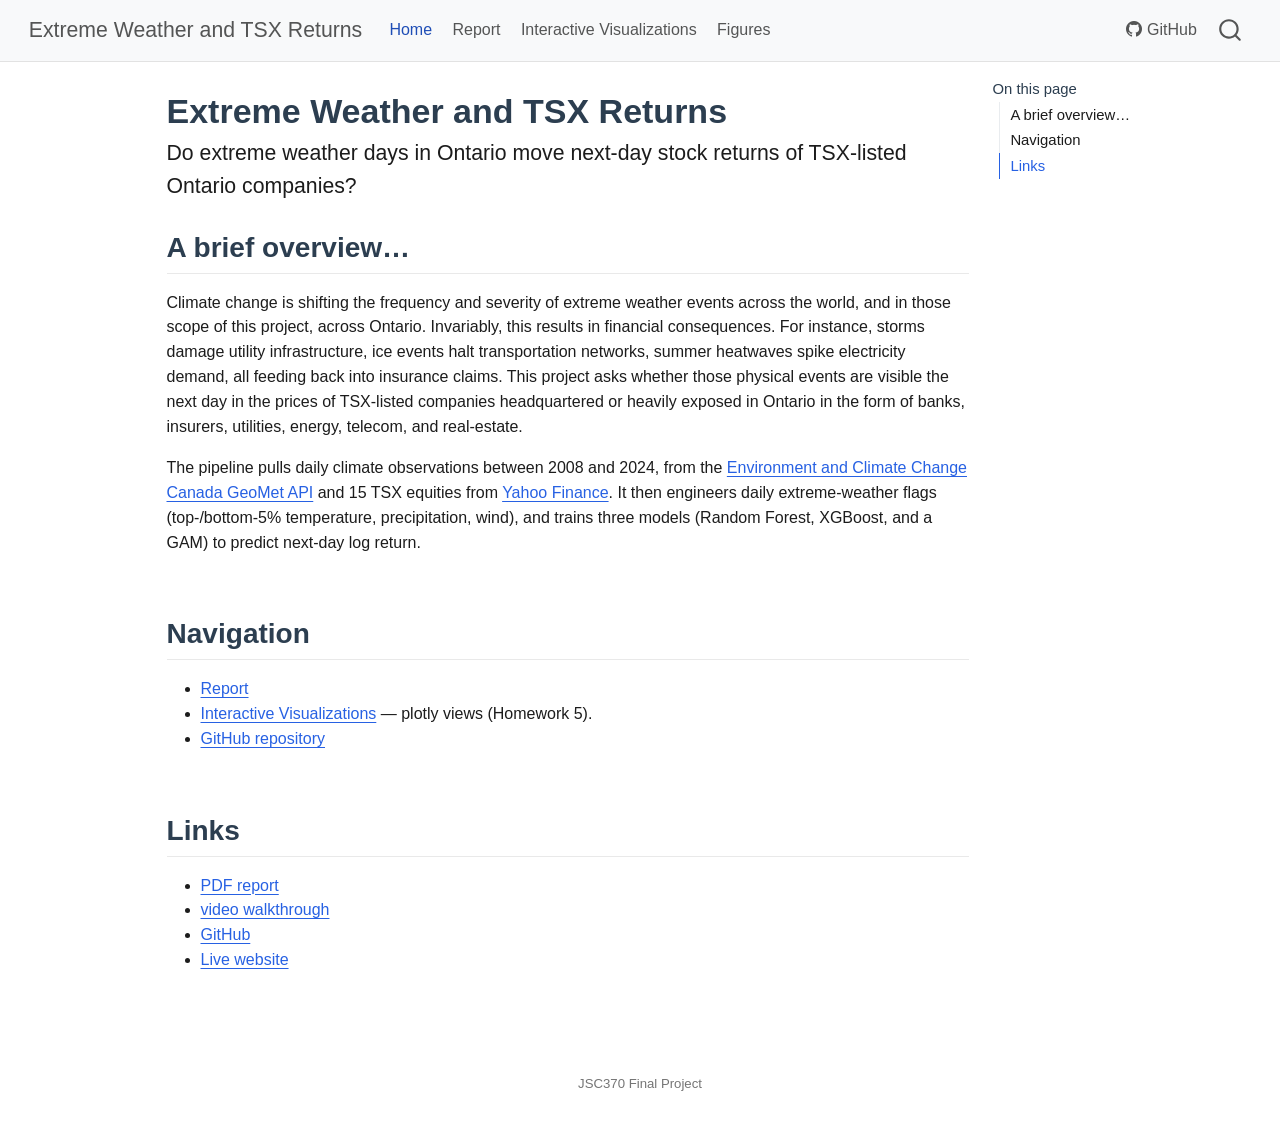
<file: index.html>
<!DOCTYPE html>
<html xmlns="http://www.w3.org/1999/xhtml" lang="en" xml:lang="en"><head>

<meta charset="utf-8">
<meta name="generator" content="quarto-1.8.26">

<meta name="viewport" content="width=device-width, initial-scale=1.0, user-scalable=yes">


<title>Extreme Weather and TSX Returns</title>
<style>
code{white-space: pre-wrap;}
span.smallcaps{font-variant: small-caps;}
div.columns{display: flex; gap: min(4vw, 1.5em);}
div.column{flex: auto; overflow-x: auto;}
div.hanging-indent{margin-left: 1.5em; text-indent: -1.5em;}
ul.task-list{list-style: none;}
ul.task-list li input[type="checkbox"] {
  width: 0.8em;
  margin: 0 0.8em 0.2em -1em; /* quarto-specific, see https://github.com/quarto-dev/quarto-cli/issues/4556 */ 
  vertical-align: middle;
}
</style>


<script src="site_libs/quarto-nav/quarto-nav.js"></script>
<script src="site_libs/quarto-nav/headroom.min.js"></script>
<script src="site_libs/clipboard/clipboard.min.js"></script>
<script src="site_libs/quarto-search/autocomplete.umd.js"></script>
<script src="site_libs/quarto-search/fuse.min.js"></script>
<script src="site_libs/quarto-search/quarto-search.js"></script>
<meta name="quarto:offset" content="./">
<script src="site_libs/quarto-html/quarto.js" type="module"></script>
<script src="site_libs/quarto-html/tabsets/tabsets.js" type="module"></script>
<script src="site_libs/quarto-html/axe/axe-check.js" type="module"></script>
<script src="site_libs/quarto-html/popper.min.js"></script>
<script src="site_libs/quarto-html/tippy.umd.min.js"></script>
<script src="site_libs/quarto-html/anchor.min.js"></script>
<link href="site_libs/quarto-html/tippy.css" rel="stylesheet">
<link href="site_libs/quarto-html/quarto-syntax-highlighting-587c61ba64f3a5504c4d52d930310e48.css" rel="stylesheet" id="quarto-text-highlighting-styles">
<script src="site_libs/bootstrap/bootstrap.min.js"></script>
<link href="site_libs/bootstrap/bootstrap-icons.css" rel="stylesheet">
<link href="site_libs/bootstrap/bootstrap-35155b22413c9ef7a79a96887d465071.min.css" rel="stylesheet" append-hash="true" id="quarto-bootstrap" data-mode="light">
<script id="quarto-search-options" type="application/json">{
  "location": "navbar",
  "copy-button": false,
  "collapse-after": 3,
  "panel-placement": "end",
  "type": "overlay",
  "limit": 50,
  "keyboard-shortcut": [
    "f",
    "/",
    "s"
  ],
  "show-item-context": false,
  "language": {
    "search-no-results-text": "No results",
    "search-matching-documents-text": "matching documents",
    "search-copy-link-title": "Copy link to search",
    "search-hide-matches-text": "Hide additional matches",
    "search-more-match-text": "more match in this document",
    "search-more-matches-text": "more matches in this document",
    "search-clear-button-title": "Clear",
    "search-text-placeholder": "",
    "search-detached-cancel-button-title": "Cancel",
    "search-submit-button-title": "Submit",
    "search-label": "Search"
  }
}</script>


<link rel="stylesheet" href="styles.css">
</head>

<body class="nav-fixed quarto-light">

<div id="quarto-search-results"></div>
  <header id="quarto-header" class="headroom fixed-top">
    <nav class="navbar navbar-expand-lg " data-bs-theme="dark">
      <div class="navbar-container container-fluid">
      <div class="navbar-brand-container mx-auto">
    <a class="navbar-brand" href="./index.html">
    <span class="navbar-title">Extreme Weather and TSX Returns</span>
    </a>
  </div>
            <div id="quarto-search" class="" title="Search"></div>
          <button class="navbar-toggler" type="button" data-bs-toggle="collapse" data-bs-target="#navbarCollapse" aria-controls="navbarCollapse" role="menu" aria-expanded="false" aria-label="Toggle navigation" onclick="if (window.quartoToggleHeadroom) { window.quartoToggleHeadroom(); }">
  <span class="navbar-toggler-icon"></span>
</button>
          <div class="collapse navbar-collapse" id="navbarCollapse">
            <ul class="navbar-nav navbar-nav-scroll me-auto">
  <li class="nav-item">
    <a class="nav-link active" href="./index.html" aria-current="page"> 
<span class="menu-text">Home</span></a>
  </li>  
  <li class="nav-item">
    <a class="nav-link" href="./report.html"> 
<span class="menu-text">Report</span></a>
  </li>  
  <li class="nav-item">
    <a class="nav-link" href="./viz.html"> 
<span class="menu-text">Interactive Visualizations</span></a>
  </li>  
  <li class="nav-item">
    <a class="nav-link" href="./figures.html"> 
<span class="menu-text">Figures</span></a>
  </li>  
</ul>
            <ul class="navbar-nav navbar-nav-scroll ms-auto">
  <li class="nav-item">
    <a class="nav-link" href="https://github.com/hugo-fuhrer/JSC370-finalproject"> <i class="bi bi-github" role="img">
</i> 
<span class="menu-text">GitHub</span></a>
  </li>  
</ul>
          </div> <!-- /navcollapse -->
            <div class="quarto-navbar-tools">
</div>
      </div> <!-- /container-fluid -->
    </nav>
</header>
<!-- content -->
<div id="quarto-content" class="quarto-container page-columns page-rows-contents page-layout-article page-navbar">
<!-- sidebar -->
<!-- margin-sidebar -->
    <div id="quarto-margin-sidebar" class="sidebar margin-sidebar">
        <nav id="TOC" role="doc-toc" class="toc-active">
    <h2 id="toc-title">On this page</h2>
   
  <ul>
  <li><a href="#a-brief-overview" id="toc-a-brief-overview" class="nav-link active" data-scroll-target="#a-brief-overview">A brief overview…</a></li>
  <li><a href="#navigation" id="toc-navigation" class="nav-link" data-scroll-target="#navigation">Navigation</a></li>
  <li><a href="#links" id="toc-links" class="nav-link" data-scroll-target="#links">Links</a></li>
  </ul>
</nav>
    </div>
<!-- main -->
<main class="content" id="quarto-document-content">

<header id="title-block-header" class="quarto-title-block default">
<div class="quarto-title">
<h1 class="title">Extreme Weather and TSX Returns</h1>
<p class="subtitle lead">Do extreme weather days in Ontario move next-day stock returns of TSX-listed Ontario companies?</p>
</div>



<div class="quarto-title-meta">

    
  
    
  </div>
  


</header>


<section id="a-brief-overview" class="level2">
<h2 class="anchored" data-anchor-id="a-brief-overview">A brief overview…</h2>
<p>Climate change is shifting the frequency and severity of extreme weather events across the world, and in those scope of this project, across Ontario. Invariably, this results in financial consequences. For instance, storms damage utility infrastructure, ice events halt transportation networks, summer heatwaves spike electricity demand, all feeding back into insurance claims. This project asks whether those physical events are visible the next day in the prices of TSX-listed companies headquartered or heavily exposed in Ontario in the form of banks, insurers, utilities, energy, telecom, and real-estate.</p>
<p>The pipeline pulls daily climate observations between 2008 and 2024, from the <a href="https://api.weather.gc.ca/">Environment and Climate Change Canada GeoMet API</a> and 15 TSX equities from <a href="https://finance.yahoo.com/">Yahoo Finance</a>. It then engineers daily extreme-weather flags (top-/bottom-5% temperature, precipitation, wind), and trains three models (Random Forest, XGBoost, and a GAM) to predict next-day log return.</p>
</section>
<section id="navigation" class="level2">
<h2 class="anchored" data-anchor-id="navigation">Navigation</h2>
<ul>
<li><strong><a href="./report.html">Report</a></strong></li>
<li><strong><a href="./viz.html">Interactive Visualizations</a></strong> — plotly views (Homework 5).</li>
<li><strong><a href="https://github.com/hugo-fuhrer/JSC370-finalproject">GitHub repository</a></strong></li>
</ul>
</section>
<section id="links" class="level2">
<h2 class="anchored" data-anchor-id="links">Links</h2>
<ul>
<li><a href="report_cut.pdf">PDF report</a></li>
<li><a href="">video walkthrough</a></li>
<li><a href="https://github.com/hugo-fuhrer/JSC370-finalproject">GitHub</a></li>
<li><a href="https://hugo-fuhrer.github.io/JSC370-finalproject">Live website</a></li>
</ul>


</section>

</main> <!-- /main -->
<script id="quarto-html-after-body" type="application/javascript">
  window.document.addEventListener("DOMContentLoaded", function (event) {
    const icon = "";
    const anchorJS = new window.AnchorJS();
    anchorJS.options = {
      placement: 'right',
      icon: icon
    };
    anchorJS.add('.anchored');
    const isCodeAnnotation = (el) => {
      for (const clz of el.classList) {
        if (clz.startsWith('code-annotation-')) {                     
          return true;
        }
      }
      return false;
    }
    const onCopySuccess = function(e) {
      // button target
      const button = e.trigger;
      // don't keep focus
      button.blur();
      // flash "checked"
      button.classList.add('code-copy-button-checked');
      var currentTitle = button.getAttribute("title");
      button.setAttribute("title", "Copied!");
      let tooltip;
      if (window.bootstrap) {
        button.setAttribute("data-bs-toggle", "tooltip");
        button.setAttribute("data-bs-placement", "left");
        button.setAttribute("data-bs-title", "Copied!");
        tooltip = new bootstrap.Tooltip(button, 
          { trigger: "manual", 
            customClass: "code-copy-button-tooltip",
            offset: [0, -8]});
        tooltip.show();    
      }
      setTimeout(function() {
        if (tooltip) {
          tooltip.hide();
          button.removeAttribute("data-bs-title");
          button.removeAttribute("data-bs-toggle");
          button.removeAttribute("data-bs-placement");
        }
        button.setAttribute("title", currentTitle);
        button.classList.remove('code-copy-button-checked');
      }, 1000);
      // clear code selection
      e.clearSelection();
    }
    const getTextToCopy = function(trigger) {
      const outerScaffold = trigger.parentElement.cloneNode(true);
      const codeEl = outerScaffold.querySelector('code');
      for (const childEl of codeEl.children) {
        if (isCodeAnnotation(childEl)) {
          childEl.remove();
        }
      }
      return codeEl.innerText;
    }
    const clipboard = new window.ClipboardJS('.code-copy-button:not([data-in-quarto-modal])', {
      text: getTextToCopy
    });
    clipboard.on('success', onCopySuccess);
    if (window.document.getElementById('quarto-embedded-source-code-modal')) {
      const clipboardModal = new window.ClipboardJS('.code-copy-button[data-in-quarto-modal]', {
        text: getTextToCopy,
        container: window.document.getElementById('quarto-embedded-source-code-modal')
      });
      clipboardModal.on('success', onCopySuccess);
    }
      var localhostRegex = new RegExp(/^(?:http|https):\/\/localhost\:?[0-9]*\//);
      var mailtoRegex = new RegExp(/^mailto:/);
        var filterRegex = new RegExp("https:\/\/hugo-fuhrer\.github\.io\/JSC370-finalproject\/");
      var isInternal = (href) => {
          return filterRegex.test(href) || localhostRegex.test(href) || mailtoRegex.test(href);
      }
      // Inspect non-navigation links and adorn them if external
     var links = window.document.querySelectorAll('a[href]:not(.nav-link):not(.navbar-brand):not(.toc-action):not(.sidebar-link):not(.sidebar-item-toggle):not(.pagination-link):not(.no-external):not([aria-hidden]):not(.dropdown-item):not(.quarto-navigation-tool):not(.about-link)');
      for (var i=0; i<links.length; i++) {
        const link = links[i];
        if (!isInternal(link.href)) {
          // undo the damage that might have been done by quarto-nav.js in the case of
          // links that we want to consider external
          if (link.dataset.originalHref !== undefined) {
            link.href = link.dataset.originalHref;
          }
        }
      }
    function tippyHover(el, contentFn, onTriggerFn, onUntriggerFn) {
      const config = {
        allowHTML: true,
        maxWidth: 500,
        delay: 100,
        arrow: false,
        appendTo: function(el) {
            return el.parentElement;
        },
        interactive: true,
        interactiveBorder: 10,
        theme: 'quarto',
        placement: 'bottom-start',
      };
      if (contentFn) {
        config.content = contentFn;
      }
      if (onTriggerFn) {
        config.onTrigger = onTriggerFn;
      }
      if (onUntriggerFn) {
        config.onUntrigger = onUntriggerFn;
      }
      window.tippy(el, config); 
    }
    const noterefs = window.document.querySelectorAll('a[role="doc-noteref"]');
    for (var i=0; i<noterefs.length; i++) {
      const ref = noterefs[i];
      tippyHover(ref, function() {
        // use id or data attribute instead here
        let href = ref.getAttribute('data-footnote-href') || ref.getAttribute('href');
        try { href = new URL(href).hash; } catch {}
        const id = href.replace(/^#\/?/, "");
        const note = window.document.getElementById(id);
        if (note) {
          return note.innerHTML;
        } else {
          return "";
        }
      });
    }
    const xrefs = window.document.querySelectorAll('a.quarto-xref');
    const processXRef = (id, note) => {
      // Strip column container classes
      const stripColumnClz = (el) => {
        el.classList.remove("page-full", "page-columns");
        if (el.children) {
          for (const child of el.children) {
            stripColumnClz(child);
          }
        }
      }
      stripColumnClz(note)
      if (id === null || id.startsWith('sec-')) {
        // Special case sections, only their first couple elements
        const container = document.createElement("div");
        if (note.children && note.children.length > 2) {
          container.appendChild(note.children[0].cloneNode(true));
          for (let i = 1; i < note.children.length; i++) {
            const child = note.children[i];
            if (child.tagName === "P" && child.innerText === "") {
              continue;
            } else {
              container.appendChild(child.cloneNode(true));
              break;
            }
          }
          if (window.Quarto?.typesetMath) {
            window.Quarto.typesetMath(container);
          }
          return container.innerHTML
        } else {
          if (window.Quarto?.typesetMath) {
            window.Quarto.typesetMath(note);
          }
          return note.innerHTML;
        }
      } else {
        // Remove any anchor links if they are present
        const anchorLink = note.querySelector('a.anchorjs-link');
        if (anchorLink) {
          anchorLink.remove();
        }
        if (window.Quarto?.typesetMath) {
          window.Quarto.typesetMath(note);
        }
        if (note.classList.contains("callout")) {
          return note.outerHTML;
        } else {
          return note.innerHTML;
        }
      }
    }
    for (var i=0; i<xrefs.length; i++) {
      const xref = xrefs[i];
      tippyHover(xref, undefined, function(instance) {
        instance.disable();
        let url = xref.getAttribute('href');
        let hash = undefined; 
        if (url.startsWith('#')) {
          hash = url;
        } else {
          try { hash = new URL(url).hash; } catch {}
        }
        if (hash) {
          const id = hash.replace(/^#\/?/, "");
          const note = window.document.getElementById(id);
          if (note !== null) {
            try {
              const html = processXRef(id, note.cloneNode(true));
              instance.setContent(html);
            } finally {
              instance.enable();
              instance.show();
            }
          } else {
            // See if we can fetch this
            fetch(url.split('#')[0])
            .then(res => res.text())
            .then(html => {
              const parser = new DOMParser();
              const htmlDoc = parser.parseFromString(html, "text/html");
              const note = htmlDoc.getElementById(id);
              if (note !== null) {
                const html = processXRef(id, note);
                instance.setContent(html);
              } 
            }).finally(() => {
              instance.enable();
              instance.show();
            });
          }
        } else {
          // See if we can fetch a full url (with no hash to target)
          // This is a special case and we should probably do some content thinning / targeting
          fetch(url)
          .then(res => res.text())
          .then(html => {
            const parser = new DOMParser();
            const htmlDoc = parser.parseFromString(html, "text/html");
            const note = htmlDoc.querySelector('main.content');
            if (note !== null) {
              // This should only happen for chapter cross references
              // (since there is no id in the URL)
              // remove the first header
              if (note.children.length > 0 && note.children[0].tagName === "HEADER") {
                note.children[0].remove();
              }
              const html = processXRef(null, note);
              instance.setContent(html);
            } 
          }).finally(() => {
            instance.enable();
            instance.show();
          });
        }
      }, function(instance) {
      });
    }
        let selectedAnnoteEl;
        const selectorForAnnotation = ( cell, annotation) => {
          let cellAttr = 'data-code-cell="' + cell + '"';
          let lineAttr = 'data-code-annotation="' +  annotation + '"';
          const selector = 'span[' + cellAttr + '][' + lineAttr + ']';
          return selector;
        }
        const selectCodeLines = (annoteEl) => {
          const doc = window.document;
          const targetCell = annoteEl.getAttribute("data-target-cell");
          const targetAnnotation = annoteEl.getAttribute("data-target-annotation");
          const annoteSpan = window.document.querySelector(selectorForAnnotation(targetCell, targetAnnotation));
          const lines = annoteSpan.getAttribute("data-code-lines").split(",");
          const lineIds = lines.map((line) => {
            return targetCell + "-" + line;
          })
          let top = null;
          let height = null;
          let parent = null;
          if (lineIds.length > 0) {
              //compute the position of the single el (top and bottom and make a div)
              const el = window.document.getElementById(lineIds[0]);
              top = el.offsetTop;
              height = el.offsetHeight;
              parent = el.parentElement.parentElement;
            if (lineIds.length > 1) {
              const lastEl = window.document.getElementById(lineIds[lineIds.length - 1]);
              const bottom = lastEl.offsetTop + lastEl.offsetHeight;
              height = bottom - top;
            }
            if (top !== null && height !== null && parent !== null) {
              // cook up a div (if necessary) and position it 
              let div = window.document.getElementById("code-annotation-line-highlight");
              if (div === null) {
                div = window.document.createElement("div");
                div.setAttribute("id", "code-annotation-line-highlight");
                div.style.position = 'absolute';
                parent.appendChild(div);
              }
              div.style.top = top - 2 + "px";
              div.style.height = height + 4 + "px";
              div.style.left = 0;
              let gutterDiv = window.document.getElementById("code-annotation-line-highlight-gutter");
              if (gutterDiv === null) {
                gutterDiv = window.document.createElement("div");
                gutterDiv.setAttribute("id", "code-annotation-line-highlight-gutter");
                gutterDiv.style.position = 'absolute';
                const codeCell = window.document.getElementById(targetCell);
                const gutter = codeCell.querySelector('.code-annotation-gutter');
                gutter.appendChild(gutterDiv);
              }
              gutterDiv.style.top = top - 2 + "px";
              gutterDiv.style.height = height + 4 + "px";
            }
            selectedAnnoteEl = annoteEl;
          }
        };
        const unselectCodeLines = () => {
          const elementsIds = ["code-annotation-line-highlight", "code-annotation-line-highlight-gutter"];
          elementsIds.forEach((elId) => {
            const div = window.document.getElementById(elId);
            if (div) {
              div.remove();
            }
          });
          selectedAnnoteEl = undefined;
        };
          // Handle positioning of the toggle
      window.addEventListener(
        "resize",
        throttle(() => {
          elRect = undefined;
          if (selectedAnnoteEl) {
            selectCodeLines(selectedAnnoteEl);
          }
        }, 10)
      );
      function throttle(fn, ms) {
      let throttle = false;
      let timer;
        return (...args) => {
          if(!throttle) { // first call gets through
              fn.apply(this, args);
              throttle = true;
          } else { // all the others get throttled
              if(timer) clearTimeout(timer); // cancel #2
              timer = setTimeout(() => {
                fn.apply(this, args);
                timer = throttle = false;
              }, ms);
          }
        };
      }
        // Attach click handler to the DT
        const annoteDls = window.document.querySelectorAll('dt[data-target-cell]');
        for (const annoteDlNode of annoteDls) {
          annoteDlNode.addEventListener('click', (event) => {
            const clickedEl = event.target;
            if (clickedEl !== selectedAnnoteEl) {
              unselectCodeLines();
              const activeEl = window.document.querySelector('dt[data-target-cell].code-annotation-active');
              if (activeEl) {
                activeEl.classList.remove('code-annotation-active');
              }
              selectCodeLines(clickedEl);
              clickedEl.classList.add('code-annotation-active');
            } else {
              // Unselect the line
              unselectCodeLines();
              clickedEl.classList.remove('code-annotation-active');
            }
          });
        }
    const findCites = (el) => {
      const parentEl = el.parentElement;
      if (parentEl) {
        const cites = parentEl.dataset.cites;
        if (cites) {
          return {
            el,
            cites: cites.split(' ')
          };
        } else {
          return findCites(el.parentElement)
        }
      } else {
        return undefined;
      }
    };
    var bibliorefs = window.document.querySelectorAll('a[role="doc-biblioref"]');
    for (var i=0; i<bibliorefs.length; i++) {
      const ref = bibliorefs[i];
      const citeInfo = findCites(ref);
      if (citeInfo) {
        tippyHover(citeInfo.el, function() {
          var popup = window.document.createElement('div');
          citeInfo.cites.forEach(function(cite) {
            var citeDiv = window.document.createElement('div');
            citeDiv.classList.add('hanging-indent');
            citeDiv.classList.add('csl-entry');
            var biblioDiv = window.document.getElementById('ref-' + cite);
            if (biblioDiv) {
              citeDiv.innerHTML = biblioDiv.innerHTML;
            }
            popup.appendChild(citeDiv);
          });
          return popup.innerHTML;
        });
      }
    }
  });
  </script>
</div> <!-- /content -->
<footer class="footer">
  <div class="nav-footer">
    <div class="nav-footer-left">
      &nbsp;
    </div>   
    <div class="nav-footer-center">
<p>JSC370 Final Project</p>
</div>
    <div class="nav-footer-right">
      &nbsp;
    </div>
  </div>
</footer>




</body></html>
</file>
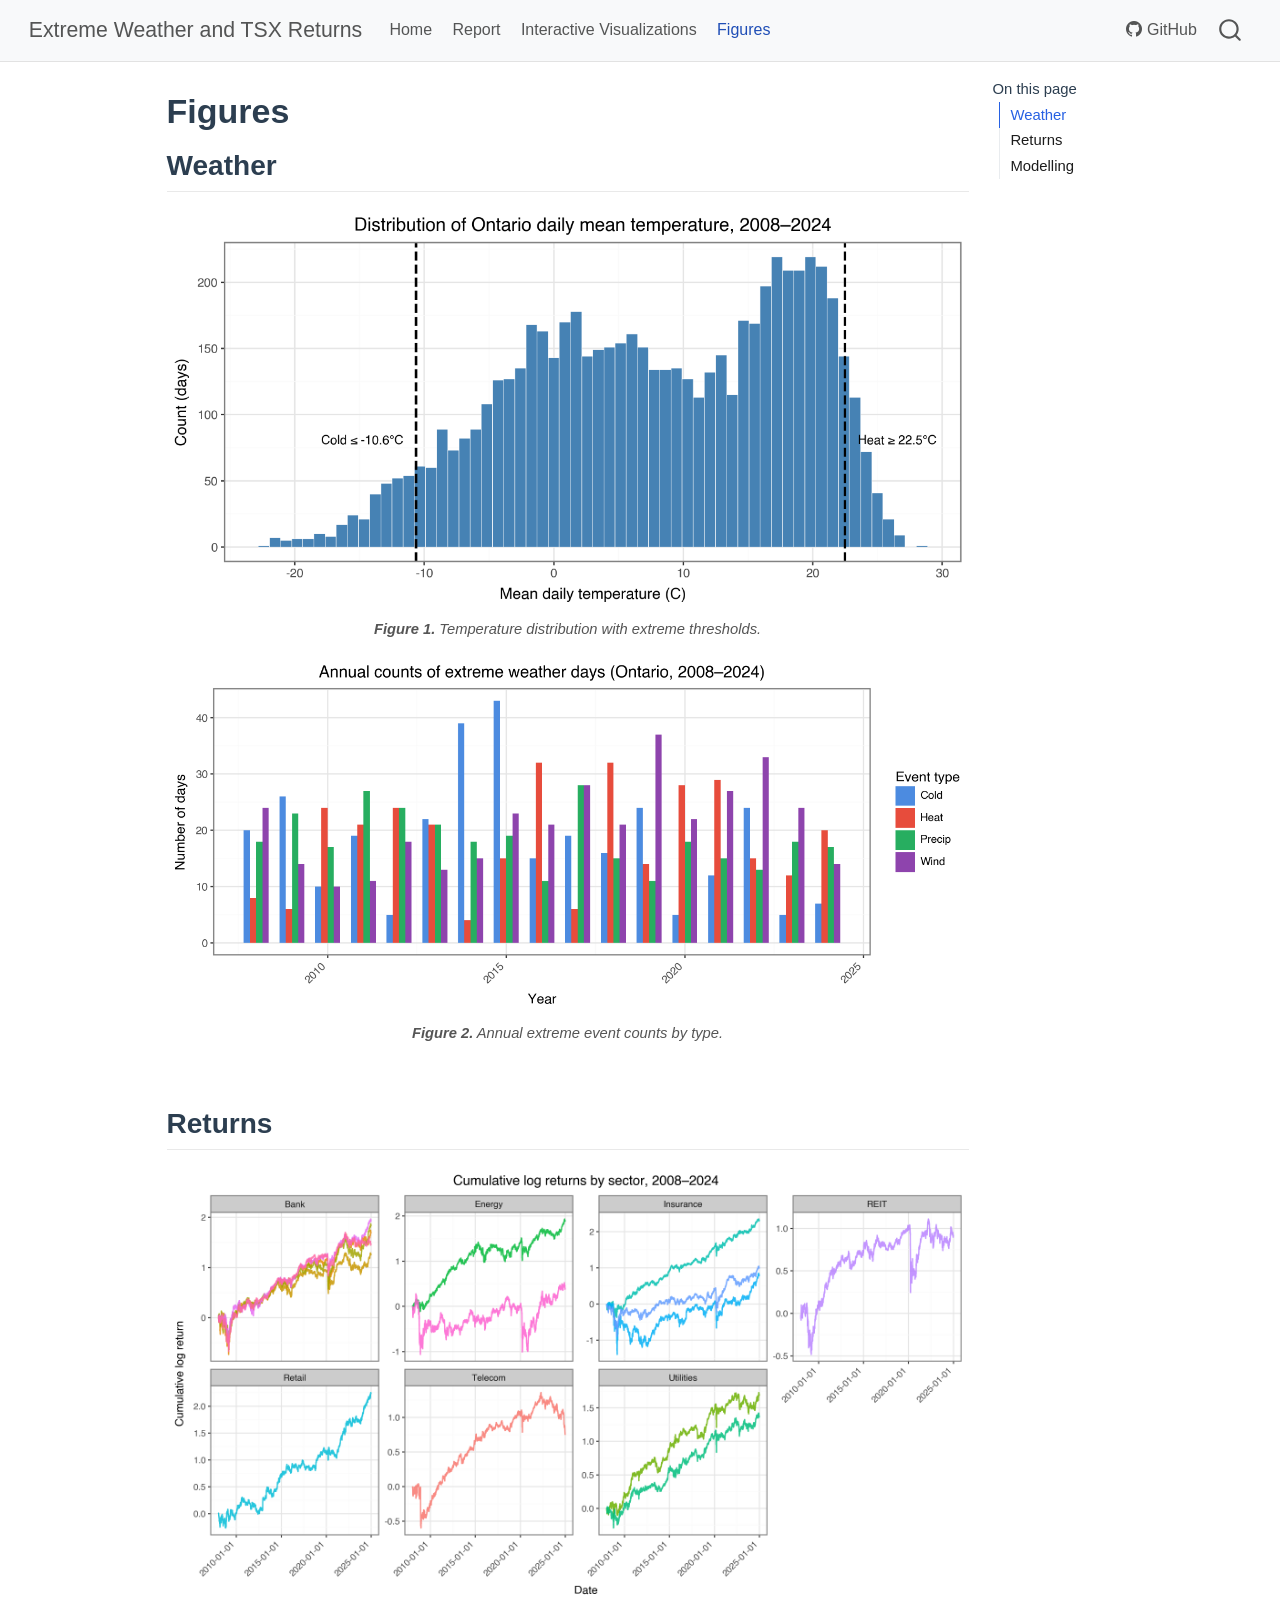
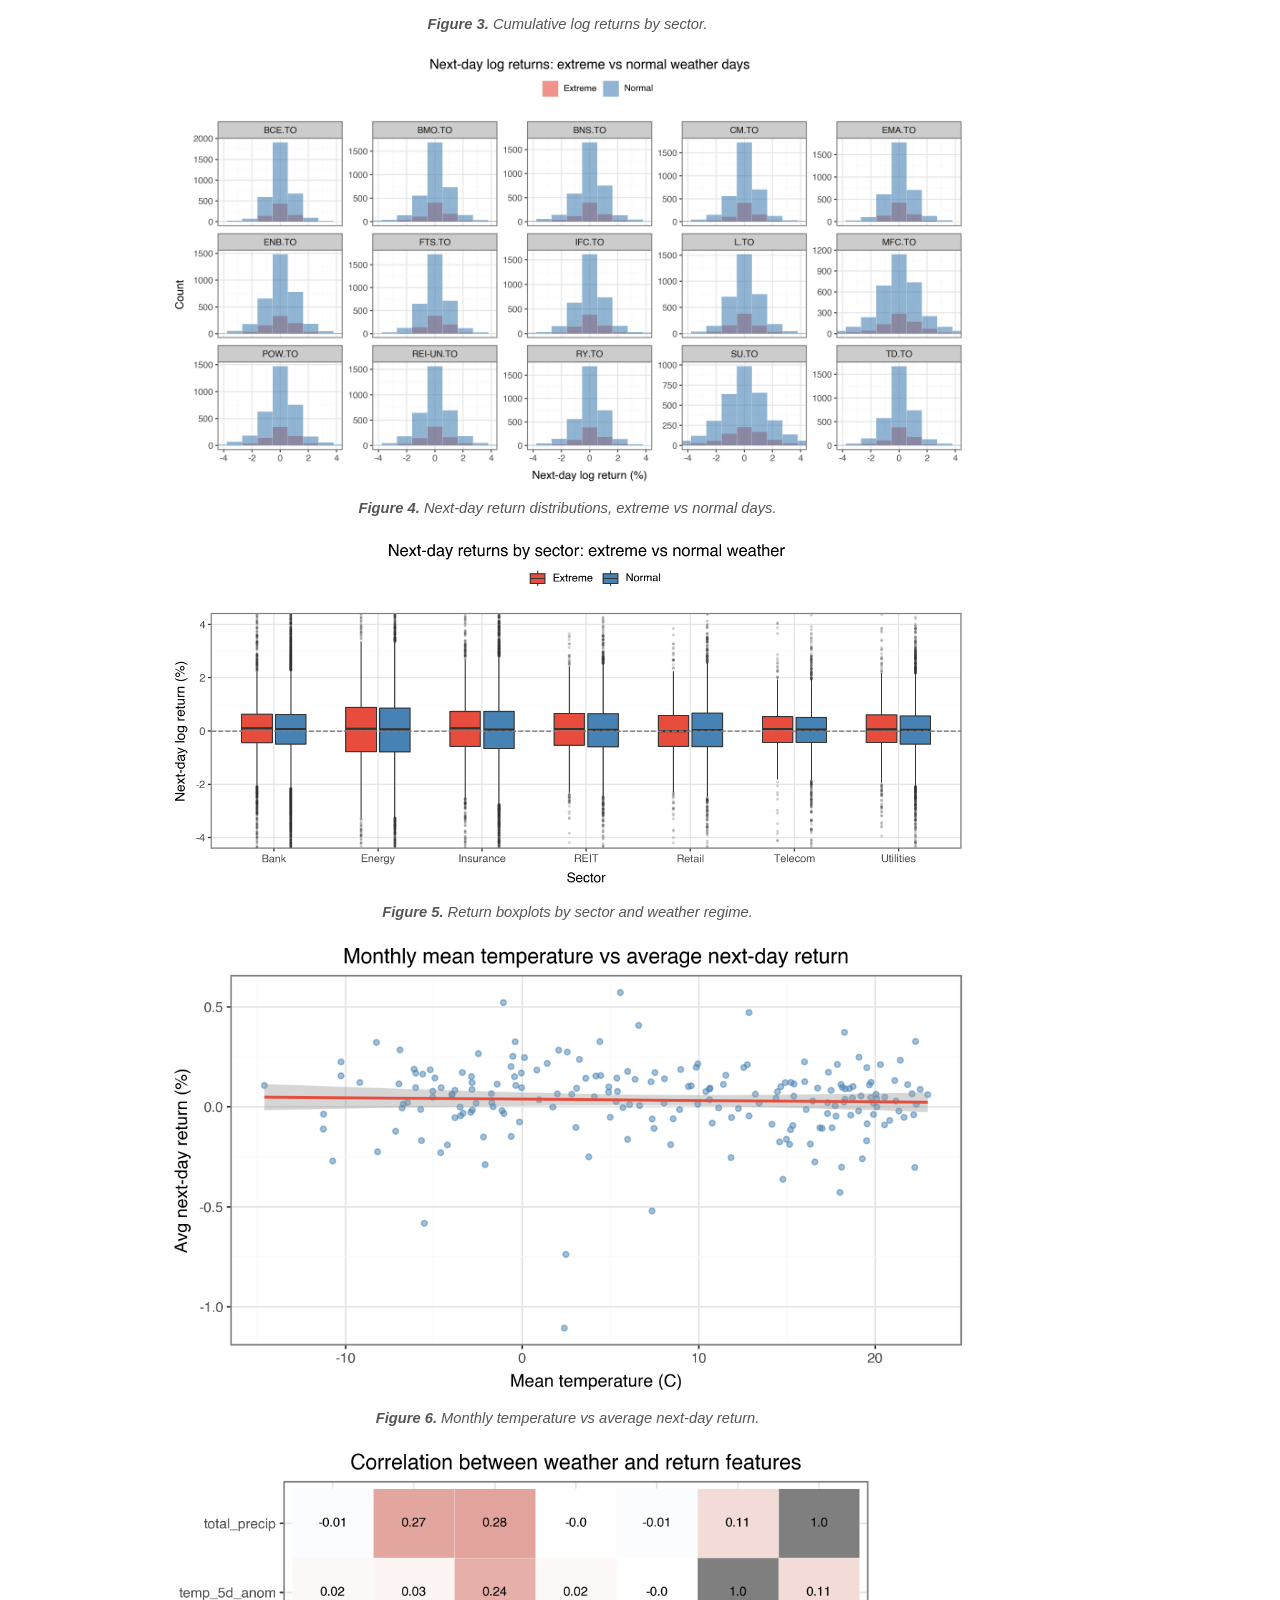
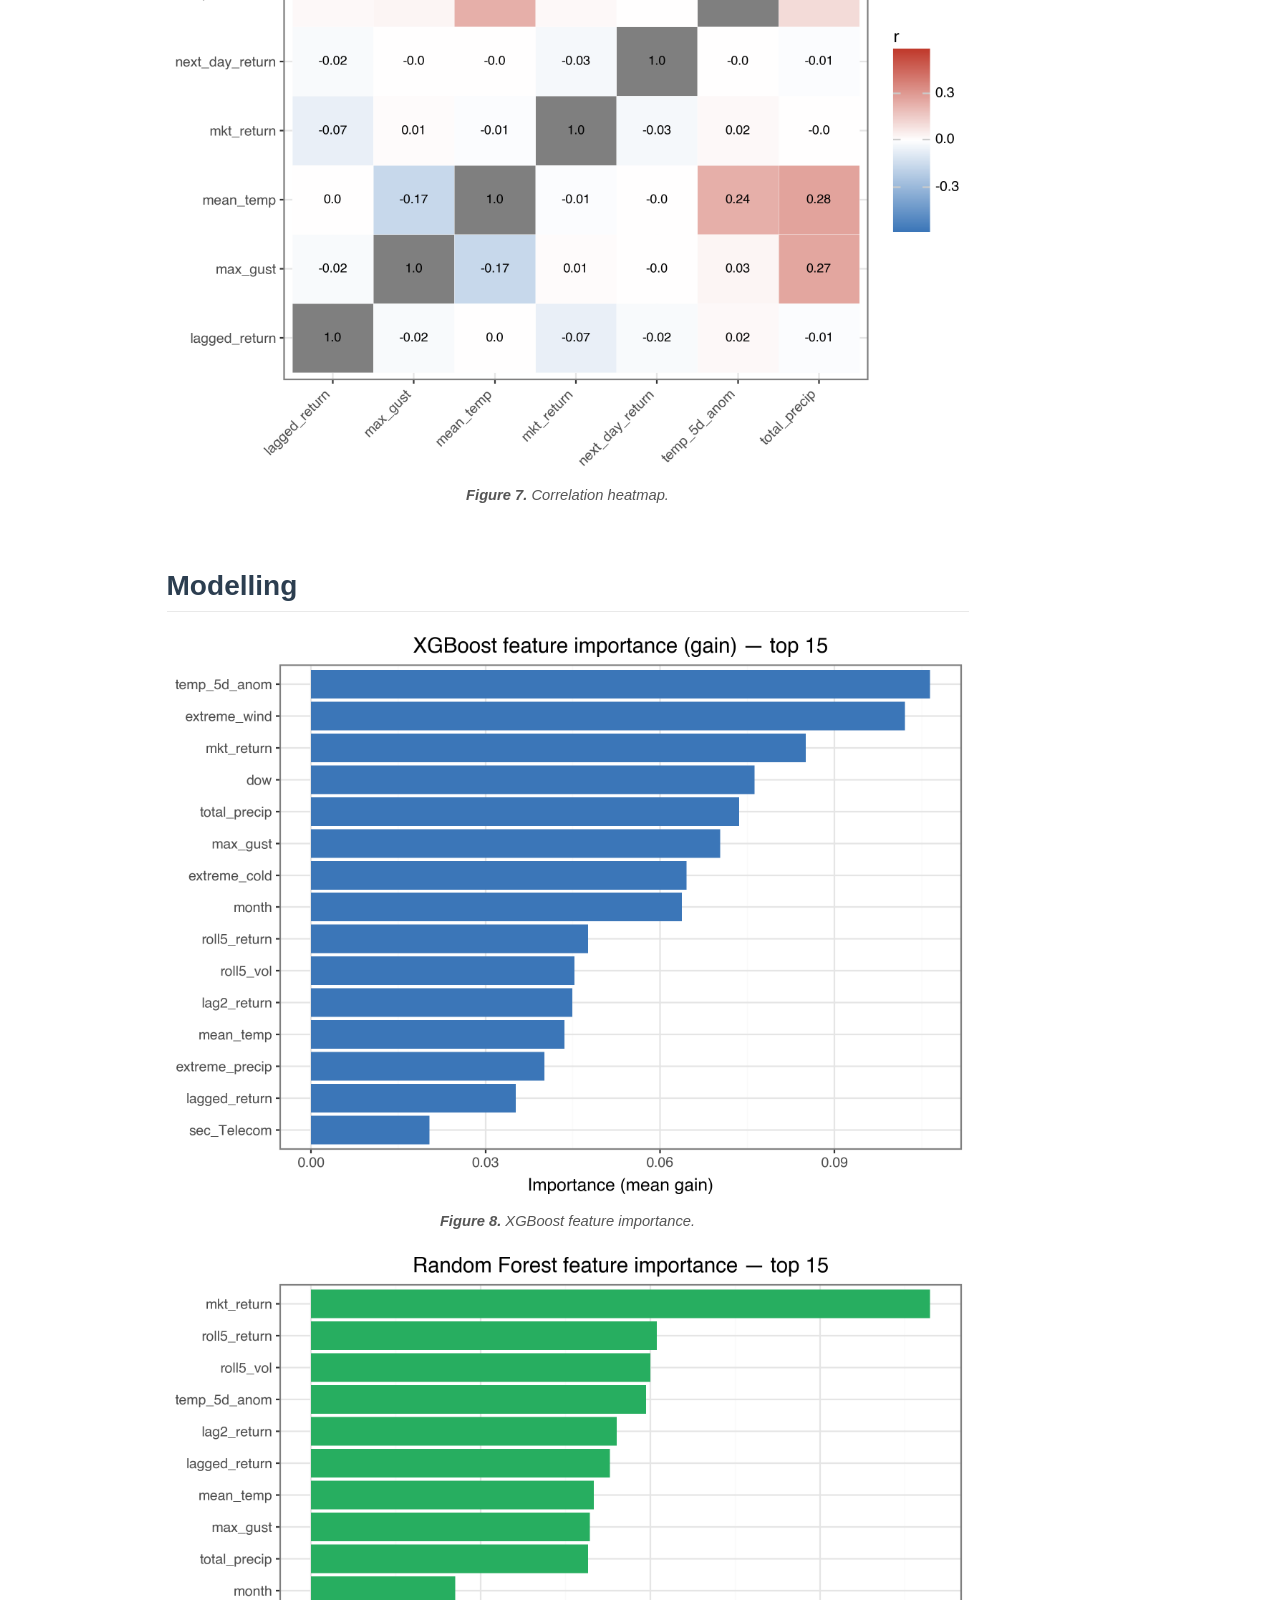
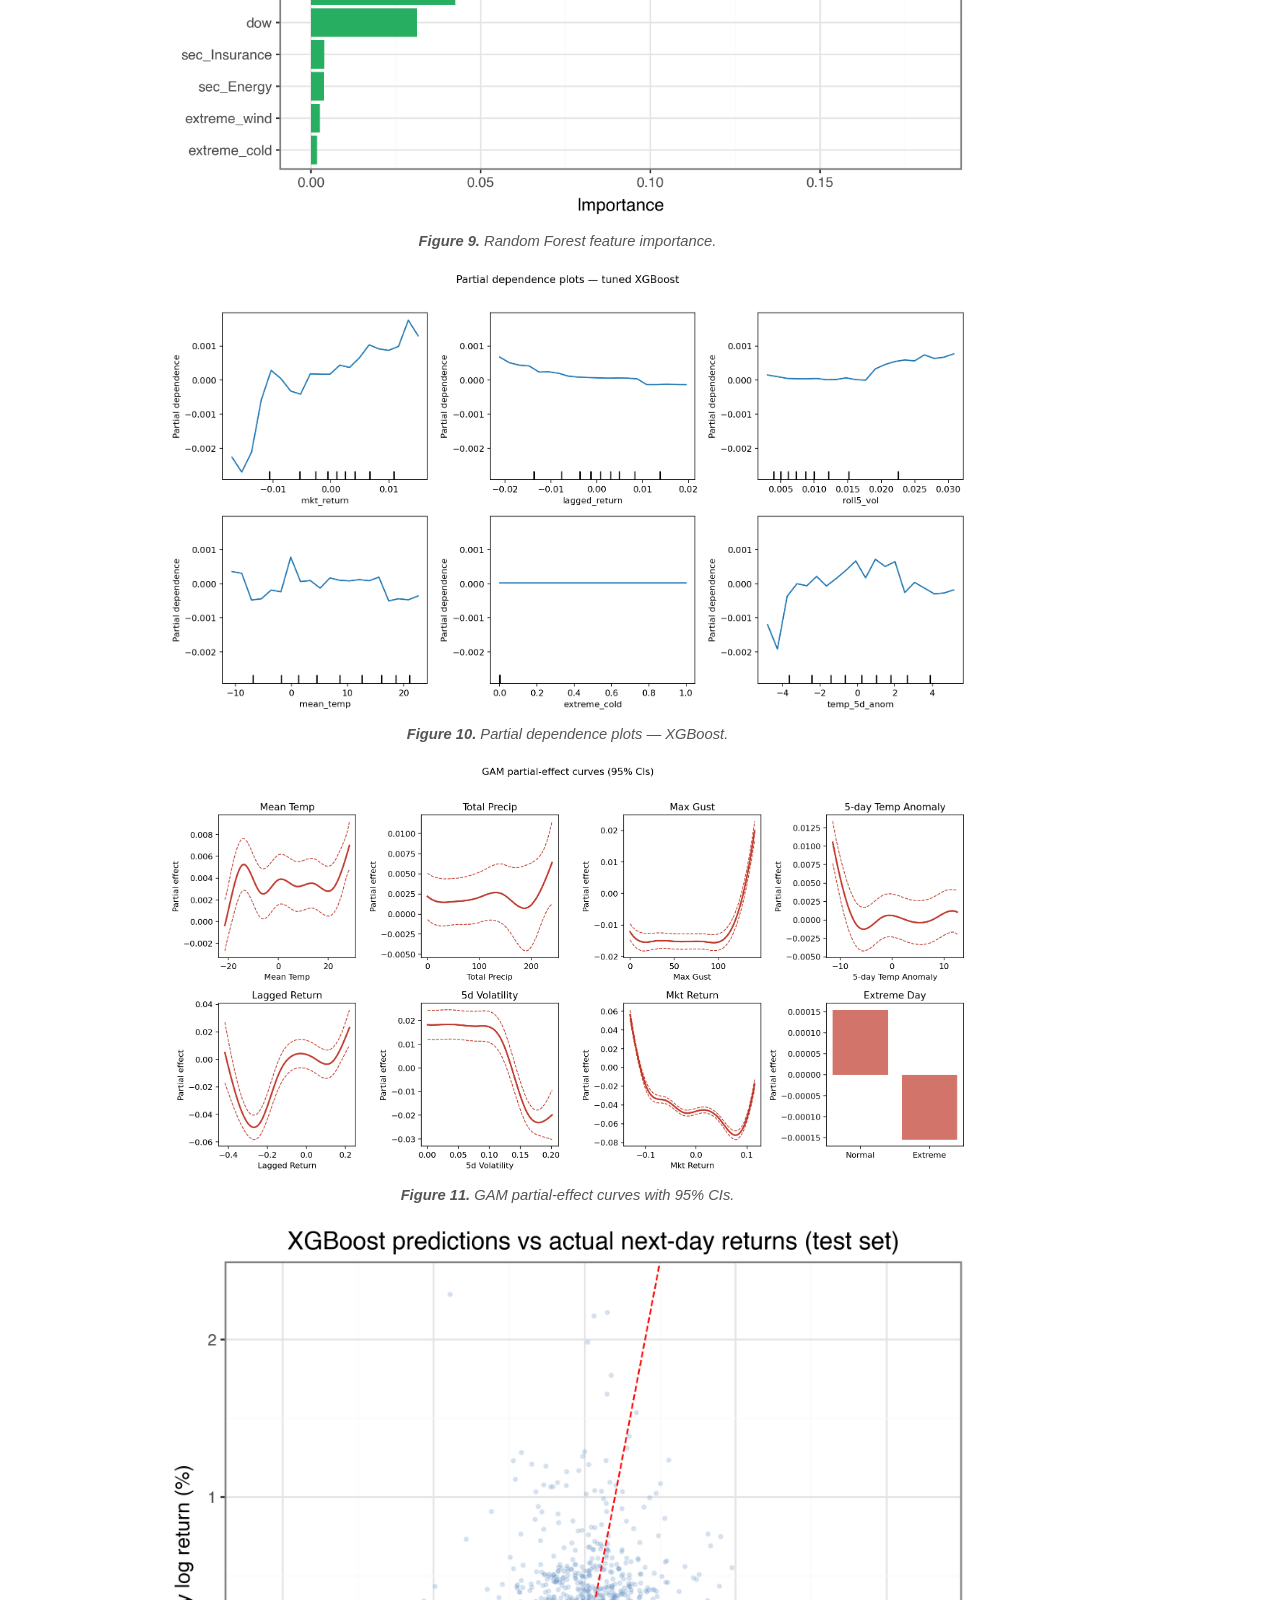
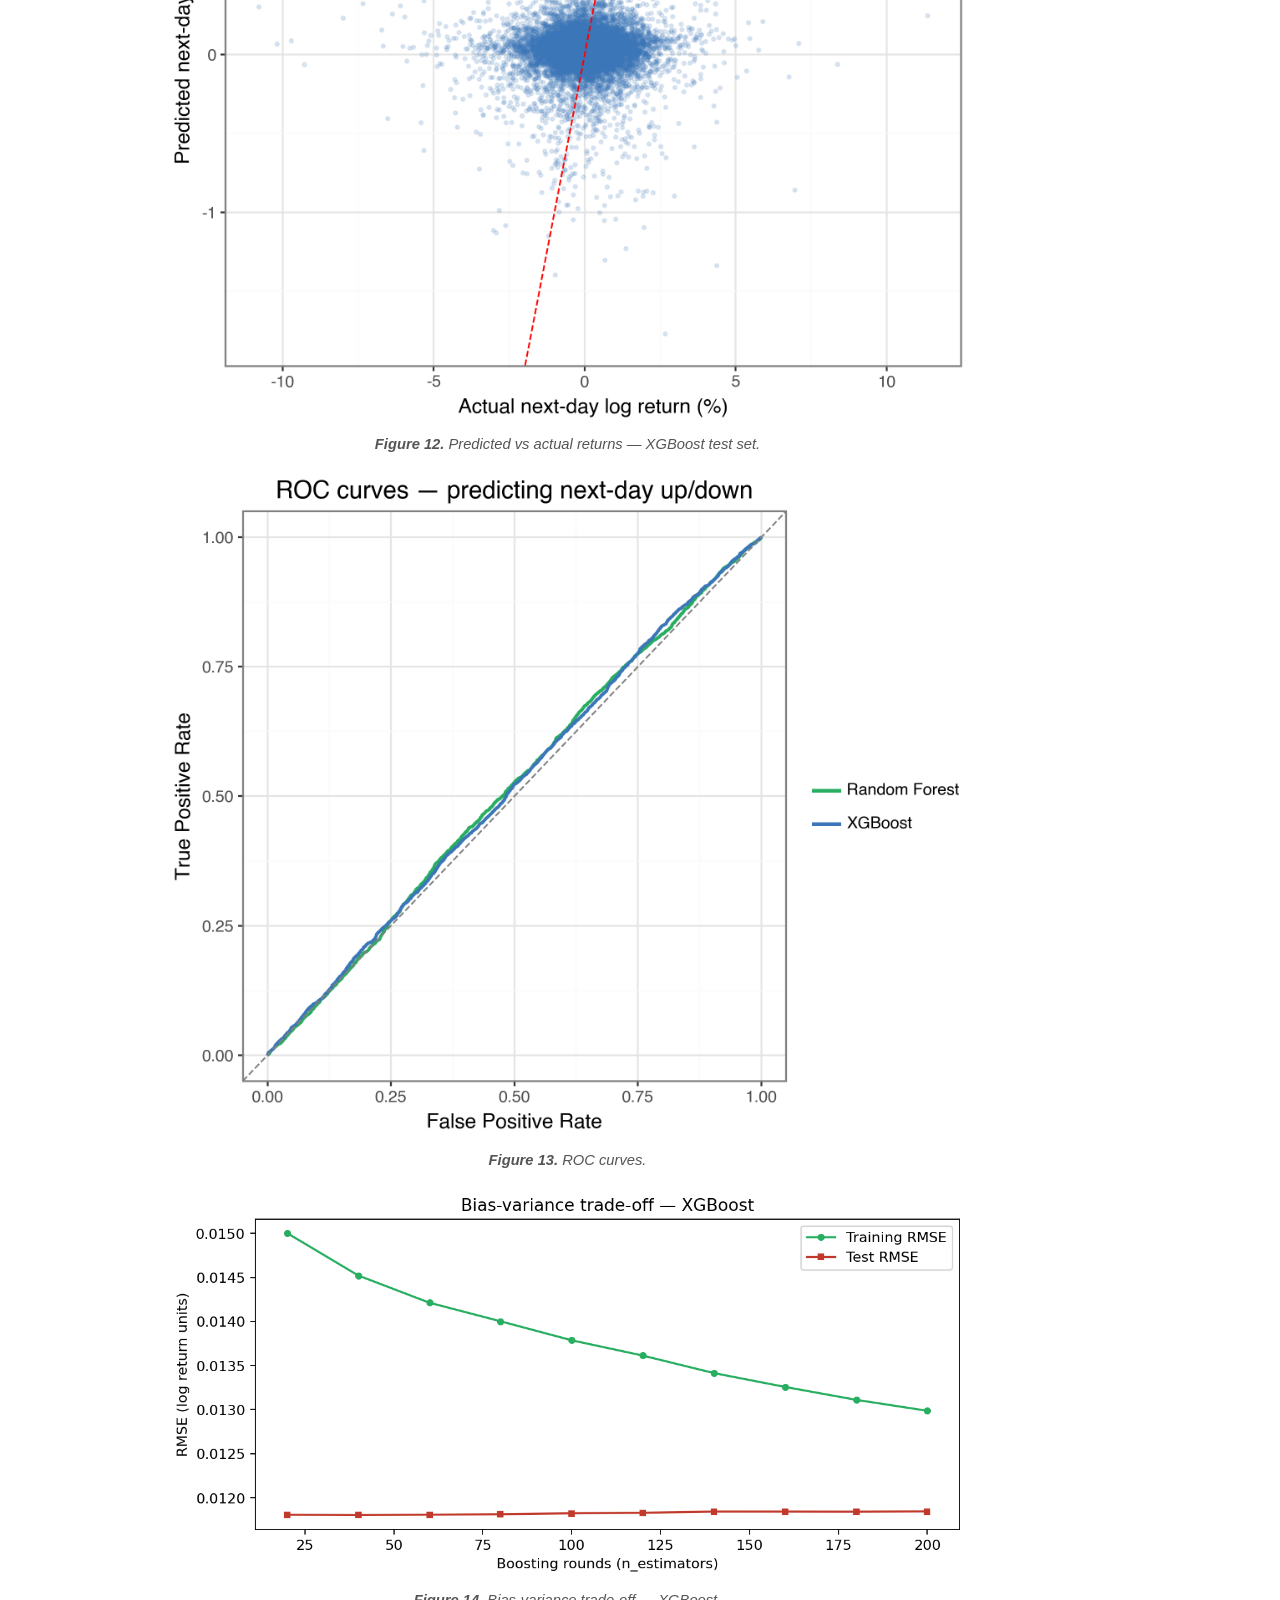
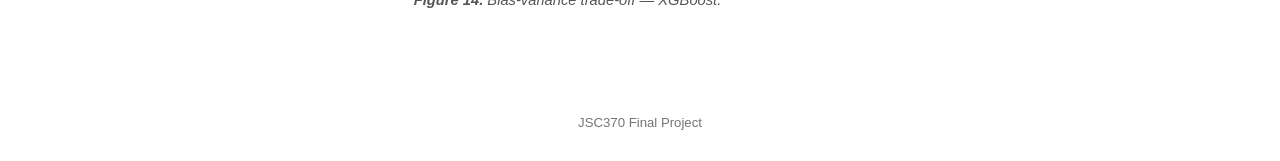
<file: figures.html>
<!DOCTYPE html>
<html xmlns="http://www.w3.org/1999/xhtml" lang="en" xml:lang="en"><head>

<meta charset="utf-8">
<meta name="generator" content="quarto-1.8.26">

<meta name="viewport" content="width=device-width, initial-scale=1.0, user-scalable=yes">


<title>Figures – Extreme Weather and TSX Returns</title>
<style>
code{white-space: pre-wrap;}
span.smallcaps{font-variant: small-caps;}
div.columns{display: flex; gap: min(4vw, 1.5em);}
div.column{flex: auto; overflow-x: auto;}
div.hanging-indent{margin-left: 1.5em; text-indent: -1.5em;}
ul.task-list{list-style: none;}
ul.task-list li input[type="checkbox"] {
  width: 0.8em;
  margin: 0 0.8em 0.2em -1em; /* quarto-specific, see https://github.com/quarto-dev/quarto-cli/issues/4556 */ 
  vertical-align: middle;
}
</style>


<script src="site_libs/quarto-nav/quarto-nav.js"></script>
<script src="site_libs/quarto-nav/headroom.min.js"></script>
<script src="site_libs/clipboard/clipboard.min.js"></script>
<script src="site_libs/quarto-search/autocomplete.umd.js"></script>
<script src="site_libs/quarto-search/fuse.min.js"></script>
<script src="site_libs/quarto-search/quarto-search.js"></script>
<meta name="quarto:offset" content="./">
<script src="site_libs/quarto-html/quarto.js" type="module"></script>
<script src="site_libs/quarto-html/tabsets/tabsets.js" type="module"></script>
<script src="site_libs/quarto-html/axe/axe-check.js" type="module"></script>
<script src="site_libs/quarto-html/popper.min.js"></script>
<script src="site_libs/quarto-html/tippy.umd.min.js"></script>
<script src="site_libs/quarto-html/anchor.min.js"></script>
<link href="site_libs/quarto-html/tippy.css" rel="stylesheet">
<link href="site_libs/quarto-html/quarto-syntax-highlighting-587c61ba64f3a5504c4d52d930310e48.css" rel="stylesheet" id="quarto-text-highlighting-styles">
<script src="site_libs/bootstrap/bootstrap.min.js"></script>
<link href="site_libs/bootstrap/bootstrap-icons.css" rel="stylesheet">
<link href="site_libs/bootstrap/bootstrap-35155b22413c9ef7a79a96887d465071.min.css" rel="stylesheet" append-hash="true" id="quarto-bootstrap" data-mode="light">
<script id="quarto-search-options" type="application/json">{
  "location": "navbar",
  "copy-button": false,
  "collapse-after": 3,
  "panel-placement": "end",
  "type": "overlay",
  "limit": 50,
  "keyboard-shortcut": [
    "f",
    "/",
    "s"
  ],
  "show-item-context": false,
  "language": {
    "search-no-results-text": "No results",
    "search-matching-documents-text": "matching documents",
    "search-copy-link-title": "Copy link to search",
    "search-hide-matches-text": "Hide additional matches",
    "search-more-match-text": "more match in this document",
    "search-more-matches-text": "more matches in this document",
    "search-clear-button-title": "Clear",
    "search-text-placeholder": "",
    "search-detached-cancel-button-title": "Cancel",
    "search-submit-button-title": "Submit",
    "search-label": "Search"
  }
}</script>


<link rel="stylesheet" href="styles.css">
</head>

<body class="nav-fixed quarto-light">

<div id="quarto-search-results"></div>
  <header id="quarto-header" class="headroom fixed-top">
    <nav class="navbar navbar-expand-lg " data-bs-theme="dark">
      <div class="navbar-container container-fluid">
      <div class="navbar-brand-container mx-auto">
    <a class="navbar-brand" href="./index.html">
    <span class="navbar-title">Extreme Weather and TSX Returns</span>
    </a>
  </div>
            <div id="quarto-search" class="" title="Search"></div>
          <button class="navbar-toggler" type="button" data-bs-toggle="collapse" data-bs-target="#navbarCollapse" aria-controls="navbarCollapse" role="menu" aria-expanded="false" aria-label="Toggle navigation" onclick="if (window.quartoToggleHeadroom) { window.quartoToggleHeadroom(); }">
  <span class="navbar-toggler-icon"></span>
</button>
          <div class="collapse navbar-collapse" id="navbarCollapse">
            <ul class="navbar-nav navbar-nav-scroll me-auto">
  <li class="nav-item">
    <a class="nav-link" href="./index.html"> 
<span class="menu-text">Home</span></a>
  </li>  
  <li class="nav-item">
    <a class="nav-link" href="./report.html"> 
<span class="menu-text">Report</span></a>
  </li>  
  <li class="nav-item">
    <a class="nav-link" href="./viz.html"> 
<span class="menu-text">Interactive Visualizations</span></a>
  </li>  
  <li class="nav-item">
    <a class="nav-link active" href="./figures.html" aria-current="page"> 
<span class="menu-text">Figures</span></a>
  </li>  
</ul>
            <ul class="navbar-nav navbar-nav-scroll ms-auto">
  <li class="nav-item">
    <a class="nav-link" href="https://github.com/hugo-fuhrer/JSC370-finalproject"> <i class="bi bi-github" role="img">
</i> 
<span class="menu-text">GitHub</span></a>
  </li>  
</ul>
          </div> <!-- /navcollapse -->
            <div class="quarto-navbar-tools">
</div>
      </div> <!-- /container-fluid -->
    </nav>
</header>
<!-- content -->
<div id="quarto-content" class="quarto-container page-columns page-rows-contents page-layout-article page-navbar">
<!-- sidebar -->
<!-- margin-sidebar -->
    <div id="quarto-margin-sidebar" class="sidebar margin-sidebar">
        <nav id="TOC" role="doc-toc" class="toc-active">
    <h2 id="toc-title">On this page</h2>
   
  <ul>
  <li><a href="#weather" id="toc-weather" class="nav-link active" data-scroll-target="#weather">Weather</a></li>
  <li><a href="#returns" id="toc-returns" class="nav-link" data-scroll-target="#returns">Returns</a></li>
  <li><a href="#modelling" id="toc-modelling" class="nav-link" data-scroll-target="#modelling">Modelling</a></li>
  </ul>
</nav>
    </div>
<!-- main -->
<main class="content" id="quarto-document-content">

<header id="title-block-header" class="quarto-title-block default">
<div class="quarto-title">
<h1 class="title">Figures</h1>
</div>



<div class="quarto-title-meta">

    
  
    
  </div>
  


</header>


<section id="weather" class="level2">
<h2 class="anchored" data-anchor-id="weather">Weather</h2>
<div class="quarto-figure quarto-figure-center">
<figure class="figure">
<p><img src="figures/fig01_temp_distribution.png" class="img-fluid figure-img"></p>
<figcaption><strong>Figure 1.</strong> Temperature distribution with extreme thresholds.</figcaption>
</figure>
</div>
<div class="quarto-figure quarto-figure-center">
<figure class="figure">
<p><img src="figures/fig02_extreme_counts.png" class="img-fluid figure-img"></p>
<figcaption><strong>Figure 2.</strong> Annual extreme event counts by type.</figcaption>
</figure>
</div>
</section>
<section id="returns" class="level2">
<h2 class="anchored" data-anchor-id="returns">Returns</h2>
<div class="quarto-figure quarto-figure-center">
<figure class="figure">
<p><img src="figures/fig03_cumulative_returns.png" class="img-fluid figure-img"></p>
<figcaption><strong>Figure 3.</strong> Cumulative log returns by sector.</figcaption>
</figure>
</div>
<div class="quarto-figure quarto-figure-center">
<figure class="figure">
<p><img src="figures/fig04_ndr_distribution.png" class="img-fluid figure-img"></p>
<figcaption><strong>Figure 4.</strong> Next-day return distributions, extreme vs normal days.</figcaption>
</figure>
</div>
<div class="quarto-figure quarto-figure-center">
<figure class="figure">
<p><img src="figures/fig05_box_by_sector.png" class="img-fluid figure-img"></p>
<figcaption><strong>Figure 5.</strong> Return boxplots by sector and weather regime.</figcaption>
</figure>
</div>
<div class="quarto-figure quarto-figure-center">
<figure class="figure">
<p><img src="figures/fig06_monthly_temp_vs_ndr.png" class="img-fluid figure-img"></p>
<figcaption><strong>Figure 6.</strong> Monthly temperature vs average next-day return.</figcaption>
</figure>
</div>
<div class="quarto-figure quarto-figure-center">
<figure class="figure">
<p><img src="figures/fig07_correlation_heatmap.png" class="img-fluid figure-img"></p>
<figcaption><strong>Figure 7.</strong> Correlation heatmap.</figcaption>
</figure>
</div>
</section>
<section id="modelling" class="level2">
<h2 class="anchored" data-anchor-id="modelling">Modelling</h2>
<div class="quarto-figure quarto-figure-center">
<figure class="figure">
<p><img src="figures/fig08_xgb_importance.png" class="img-fluid figure-img"></p>
<figcaption><strong>Figure 8.</strong> XGBoost feature importance.</figcaption>
</figure>
</div>
<div class="quarto-figure quarto-figure-center">
<figure class="figure">
<p><img src="figures/fig09_rf_importance.png" class="img-fluid figure-img"></p>
<figcaption><strong>Figure 9.</strong> Random Forest feature importance.</figcaption>
</figure>
</div>
<div class="quarto-figure quarto-figure-center">
<figure class="figure">
<p><img src="figures/fig10_pdp.png" class="img-fluid figure-img"></p>
<figcaption><strong>Figure 10.</strong> Partial dependence plots — XGBoost.</figcaption>
</figure>
</div>
<div class="quarto-figure quarto-figure-center">
<figure class="figure">
<p><img src="figures/fig11_gam_partial.png" class="img-fluid figure-img"></p>
<figcaption><strong>Figure 11.</strong> GAM partial-effect curves with 95% CIs.</figcaption>
</figure>
</div>
<div class="quarto-figure quarto-figure-center">
<figure class="figure">
<p><img src="figures/fig12_pred_vs_actual.png" class="img-fluid figure-img"></p>
<figcaption><strong>Figure 12.</strong> Predicted vs actual returns — XGBoost test set.</figcaption>
</figure>
</div>
<div class="quarto-figure quarto-figure-center">
<figure class="figure">
<p><img src="figures/fig13_roc.png" class="img-fluid figure-img"></p>
<figcaption><strong>Figure 13.</strong> ROC curves.</figcaption>
</figure>
</div>
<div class="quarto-figure quarto-figure-center">
<figure class="figure">
<p><img src="figures/fig14_bias_variance.png" class="img-fluid figure-img"></p>
<figcaption><strong>Figure 14.</strong> Bias-variance trade-off — XGBoost.</figcaption>
</figure>
</div>


</section>

</main> <!-- /main -->
<script id="quarto-html-after-body" type="application/javascript">
  window.document.addEventListener("DOMContentLoaded", function (event) {
    const icon = "";
    const anchorJS = new window.AnchorJS();
    anchorJS.options = {
      placement: 'right',
      icon: icon
    };
    anchorJS.add('.anchored');
    const isCodeAnnotation = (el) => {
      for (const clz of el.classList) {
        if (clz.startsWith('code-annotation-')) {                     
          return true;
        }
      }
      return false;
    }
    const onCopySuccess = function(e) {
      // button target
      const button = e.trigger;
      // don't keep focus
      button.blur();
      // flash "checked"
      button.classList.add('code-copy-button-checked');
      var currentTitle = button.getAttribute("title");
      button.setAttribute("title", "Copied!");
      let tooltip;
      if (window.bootstrap) {
        button.setAttribute("data-bs-toggle", "tooltip");
        button.setAttribute("data-bs-placement", "left");
        button.setAttribute("data-bs-title", "Copied!");
        tooltip = new bootstrap.Tooltip(button, 
          { trigger: "manual", 
            customClass: "code-copy-button-tooltip",
            offset: [0, -8]});
        tooltip.show();    
      }
      setTimeout(function() {
        if (tooltip) {
          tooltip.hide();
          button.removeAttribute("data-bs-title");
          button.removeAttribute("data-bs-toggle");
          button.removeAttribute("data-bs-placement");
        }
        button.setAttribute("title", currentTitle);
        button.classList.remove('code-copy-button-checked');
      }, 1000);
      // clear code selection
      e.clearSelection();
    }
    const getTextToCopy = function(trigger) {
      const outerScaffold = trigger.parentElement.cloneNode(true);
      const codeEl = outerScaffold.querySelector('code');
      for (const childEl of codeEl.children) {
        if (isCodeAnnotation(childEl)) {
          childEl.remove();
        }
      }
      return codeEl.innerText;
    }
    const clipboard = new window.ClipboardJS('.code-copy-button:not([data-in-quarto-modal])', {
      text: getTextToCopy
    });
    clipboard.on('success', onCopySuccess);
    if (window.document.getElementById('quarto-embedded-source-code-modal')) {
      const clipboardModal = new window.ClipboardJS('.code-copy-button[data-in-quarto-modal]', {
        text: getTextToCopy,
        container: window.document.getElementById('quarto-embedded-source-code-modal')
      });
      clipboardModal.on('success', onCopySuccess);
    }
      var localhostRegex = new RegExp(/^(?:http|https):\/\/localhost\:?[0-9]*\//);
      var mailtoRegex = new RegExp(/^mailto:/);
        var filterRegex = new RegExp("https:\/\/hugo-fuhrer\.github\.io\/JSC370-finalproject\/");
      var isInternal = (href) => {
          return filterRegex.test(href) || localhostRegex.test(href) || mailtoRegex.test(href);
      }
      // Inspect non-navigation links and adorn them if external
     var links = window.document.querySelectorAll('a[href]:not(.nav-link):not(.navbar-brand):not(.toc-action):not(.sidebar-link):not(.sidebar-item-toggle):not(.pagination-link):not(.no-external):not([aria-hidden]):not(.dropdown-item):not(.quarto-navigation-tool):not(.about-link)');
      for (var i=0; i<links.length; i++) {
        const link = links[i];
        if (!isInternal(link.href)) {
          // undo the damage that might have been done by quarto-nav.js in the case of
          // links that we want to consider external
          if (link.dataset.originalHref !== undefined) {
            link.href = link.dataset.originalHref;
          }
        }
      }
    function tippyHover(el, contentFn, onTriggerFn, onUntriggerFn) {
      const config = {
        allowHTML: true,
        maxWidth: 500,
        delay: 100,
        arrow: false,
        appendTo: function(el) {
            return el.parentElement;
        },
        interactive: true,
        interactiveBorder: 10,
        theme: 'quarto',
        placement: 'bottom-start',
      };
      if (contentFn) {
        config.content = contentFn;
      }
      if (onTriggerFn) {
        config.onTrigger = onTriggerFn;
      }
      if (onUntriggerFn) {
        config.onUntrigger = onUntriggerFn;
      }
      window.tippy(el, config); 
    }
    const noterefs = window.document.querySelectorAll('a[role="doc-noteref"]');
    for (var i=0; i<noterefs.length; i++) {
      const ref = noterefs[i];
      tippyHover(ref, function() {
        // use id or data attribute instead here
        let href = ref.getAttribute('data-footnote-href') || ref.getAttribute('href');
        try { href = new URL(href).hash; } catch {}
        const id = href.replace(/^#\/?/, "");
        const note = window.document.getElementById(id);
        if (note) {
          return note.innerHTML;
        } else {
          return "";
        }
      });
    }
    const xrefs = window.document.querySelectorAll('a.quarto-xref');
    const processXRef = (id, note) => {
      // Strip column container classes
      const stripColumnClz = (el) => {
        el.classList.remove("page-full", "page-columns");
        if (el.children) {
          for (const child of el.children) {
            stripColumnClz(child);
          }
        }
      }
      stripColumnClz(note)
      if (id === null || id.startsWith('sec-')) {
        // Special case sections, only their first couple elements
        const container = document.createElement("div");
        if (note.children && note.children.length > 2) {
          container.appendChild(note.children[0].cloneNode(true));
          for (let i = 1; i < note.children.length; i++) {
            const child = note.children[i];
            if (child.tagName === "P" && child.innerText === "") {
              continue;
            } else {
              container.appendChild(child.cloneNode(true));
              break;
            }
          }
          if (window.Quarto?.typesetMath) {
            window.Quarto.typesetMath(container);
          }
          return container.innerHTML
        } else {
          if (window.Quarto?.typesetMath) {
            window.Quarto.typesetMath(note);
          }
          return note.innerHTML;
        }
      } else {
        // Remove any anchor links if they are present
        const anchorLink = note.querySelector('a.anchorjs-link');
        if (anchorLink) {
          anchorLink.remove();
        }
        if (window.Quarto?.typesetMath) {
          window.Quarto.typesetMath(note);
        }
        if (note.classList.contains("callout")) {
          return note.outerHTML;
        } else {
          return note.innerHTML;
        }
      }
    }
    for (var i=0; i<xrefs.length; i++) {
      const xref = xrefs[i];
      tippyHover(xref, undefined, function(instance) {
        instance.disable();
        let url = xref.getAttribute('href');
        let hash = undefined; 
        if (url.startsWith('#')) {
          hash = url;
        } else {
          try { hash = new URL(url).hash; } catch {}
        }
        if (hash) {
          const id = hash.replace(/^#\/?/, "");
          const note = window.document.getElementById(id);
          if (note !== null) {
            try {
              const html = processXRef(id, note.cloneNode(true));
              instance.setContent(html);
            } finally {
              instance.enable();
              instance.show();
            }
          } else {
            // See if we can fetch this
            fetch(url.split('#')[0])
            .then(res => res.text())
            .then(html => {
              const parser = new DOMParser();
              const htmlDoc = parser.parseFromString(html, "text/html");
              const note = htmlDoc.getElementById(id);
              if (note !== null) {
                const html = processXRef(id, note);
                instance.setContent(html);
              } 
            }).finally(() => {
              instance.enable();
              instance.show();
            });
          }
        } else {
          // See if we can fetch a full url (with no hash to target)
          // This is a special case and we should probably do some content thinning / targeting
          fetch(url)
          .then(res => res.text())
          .then(html => {
            const parser = new DOMParser();
            const htmlDoc = parser.parseFromString(html, "text/html");
            const note = htmlDoc.querySelector('main.content');
            if (note !== null) {
              // This should only happen for chapter cross references
              // (since there is no id in the URL)
              // remove the first header
              if (note.children.length > 0 && note.children[0].tagName === "HEADER") {
                note.children[0].remove();
              }
              const html = processXRef(null, note);
              instance.setContent(html);
            } 
          }).finally(() => {
            instance.enable();
            instance.show();
          });
        }
      }, function(instance) {
      });
    }
        let selectedAnnoteEl;
        const selectorForAnnotation = ( cell, annotation) => {
          let cellAttr = 'data-code-cell="' + cell + '"';
          let lineAttr = 'data-code-annotation="' +  annotation + '"';
          const selector = 'span[' + cellAttr + '][' + lineAttr + ']';
          return selector;
        }
        const selectCodeLines = (annoteEl) => {
          const doc = window.document;
          const targetCell = annoteEl.getAttribute("data-target-cell");
          const targetAnnotation = annoteEl.getAttribute("data-target-annotation");
          const annoteSpan = window.document.querySelector(selectorForAnnotation(targetCell, targetAnnotation));
          const lines = annoteSpan.getAttribute("data-code-lines").split(",");
          const lineIds = lines.map((line) => {
            return targetCell + "-" + line;
          })
          let top = null;
          let height = null;
          let parent = null;
          if (lineIds.length > 0) {
              //compute the position of the single el (top and bottom and make a div)
              const el = window.document.getElementById(lineIds[0]);
              top = el.offsetTop;
              height = el.offsetHeight;
              parent = el.parentElement.parentElement;
            if (lineIds.length > 1) {
              const lastEl = window.document.getElementById(lineIds[lineIds.length - 1]);
              const bottom = lastEl.offsetTop + lastEl.offsetHeight;
              height = bottom - top;
            }
            if (top !== null && height !== null && parent !== null) {
              // cook up a div (if necessary) and position it 
              let div = window.document.getElementById("code-annotation-line-highlight");
              if (div === null) {
                div = window.document.createElement("div");
                div.setAttribute("id", "code-annotation-line-highlight");
                div.style.position = 'absolute';
                parent.appendChild(div);
              }
              div.style.top = top - 2 + "px";
              div.style.height = height + 4 + "px";
              div.style.left = 0;
              let gutterDiv = window.document.getElementById("code-annotation-line-highlight-gutter");
              if (gutterDiv === null) {
                gutterDiv = window.document.createElement("div");
                gutterDiv.setAttribute("id", "code-annotation-line-highlight-gutter");
                gutterDiv.style.position = 'absolute';
                const codeCell = window.document.getElementById(targetCell);
                const gutter = codeCell.querySelector('.code-annotation-gutter');
                gutter.appendChild(gutterDiv);
              }
              gutterDiv.style.top = top - 2 + "px";
              gutterDiv.style.height = height + 4 + "px";
            }
            selectedAnnoteEl = annoteEl;
          }
        };
        const unselectCodeLines = () => {
          const elementsIds = ["code-annotation-line-highlight", "code-annotation-line-highlight-gutter"];
          elementsIds.forEach((elId) => {
            const div = window.document.getElementById(elId);
            if (div) {
              div.remove();
            }
          });
          selectedAnnoteEl = undefined;
        };
          // Handle positioning of the toggle
      window.addEventListener(
        "resize",
        throttle(() => {
          elRect = undefined;
          if (selectedAnnoteEl) {
            selectCodeLines(selectedAnnoteEl);
          }
        }, 10)
      );
      function throttle(fn, ms) {
      let throttle = false;
      let timer;
        return (...args) => {
          if(!throttle) { // first call gets through
              fn.apply(this, args);
              throttle = true;
          } else { // all the others get throttled
              if(timer) clearTimeout(timer); // cancel #2
              timer = setTimeout(() => {
                fn.apply(this, args);
                timer = throttle = false;
              }, ms);
          }
        };
      }
        // Attach click handler to the DT
        const annoteDls = window.document.querySelectorAll('dt[data-target-cell]');
        for (const annoteDlNode of annoteDls) {
          annoteDlNode.addEventListener('click', (event) => {
            const clickedEl = event.target;
            if (clickedEl !== selectedAnnoteEl) {
              unselectCodeLines();
              const activeEl = window.document.querySelector('dt[data-target-cell].code-annotation-active');
              if (activeEl) {
                activeEl.classList.remove('code-annotation-active');
              }
              selectCodeLines(clickedEl);
              clickedEl.classList.add('code-annotation-active');
            } else {
              // Unselect the line
              unselectCodeLines();
              clickedEl.classList.remove('code-annotation-active');
            }
          });
        }
    const findCites = (el) => {
      const parentEl = el.parentElement;
      if (parentEl) {
        const cites = parentEl.dataset.cites;
        if (cites) {
          return {
            el,
            cites: cites.split(' ')
          };
        } else {
          return findCites(el.parentElement)
        }
      } else {
        return undefined;
      }
    };
    var bibliorefs = window.document.querySelectorAll('a[role="doc-biblioref"]');
    for (var i=0; i<bibliorefs.length; i++) {
      const ref = bibliorefs[i];
      const citeInfo = findCites(ref);
      if (citeInfo) {
        tippyHover(citeInfo.el, function() {
          var popup = window.document.createElement('div');
          citeInfo.cites.forEach(function(cite) {
            var citeDiv = window.document.createElement('div');
            citeDiv.classList.add('hanging-indent');
            citeDiv.classList.add('csl-entry');
            var biblioDiv = window.document.getElementById('ref-' + cite);
            if (biblioDiv) {
              citeDiv.innerHTML = biblioDiv.innerHTML;
            }
            popup.appendChild(citeDiv);
          });
          return popup.innerHTML;
        });
      }
    }
  });
  </script>
</div> <!-- /content -->
<footer class="footer">
  <div class="nav-footer">
    <div class="nav-footer-left">
      &nbsp;
    </div>   
    <div class="nav-footer-center">
<p>JSC370 Final Project</p>
</div>
    <div class="nav-footer-right">
      &nbsp;
    </div>
  </div>
</footer>




</body></html>
</file>
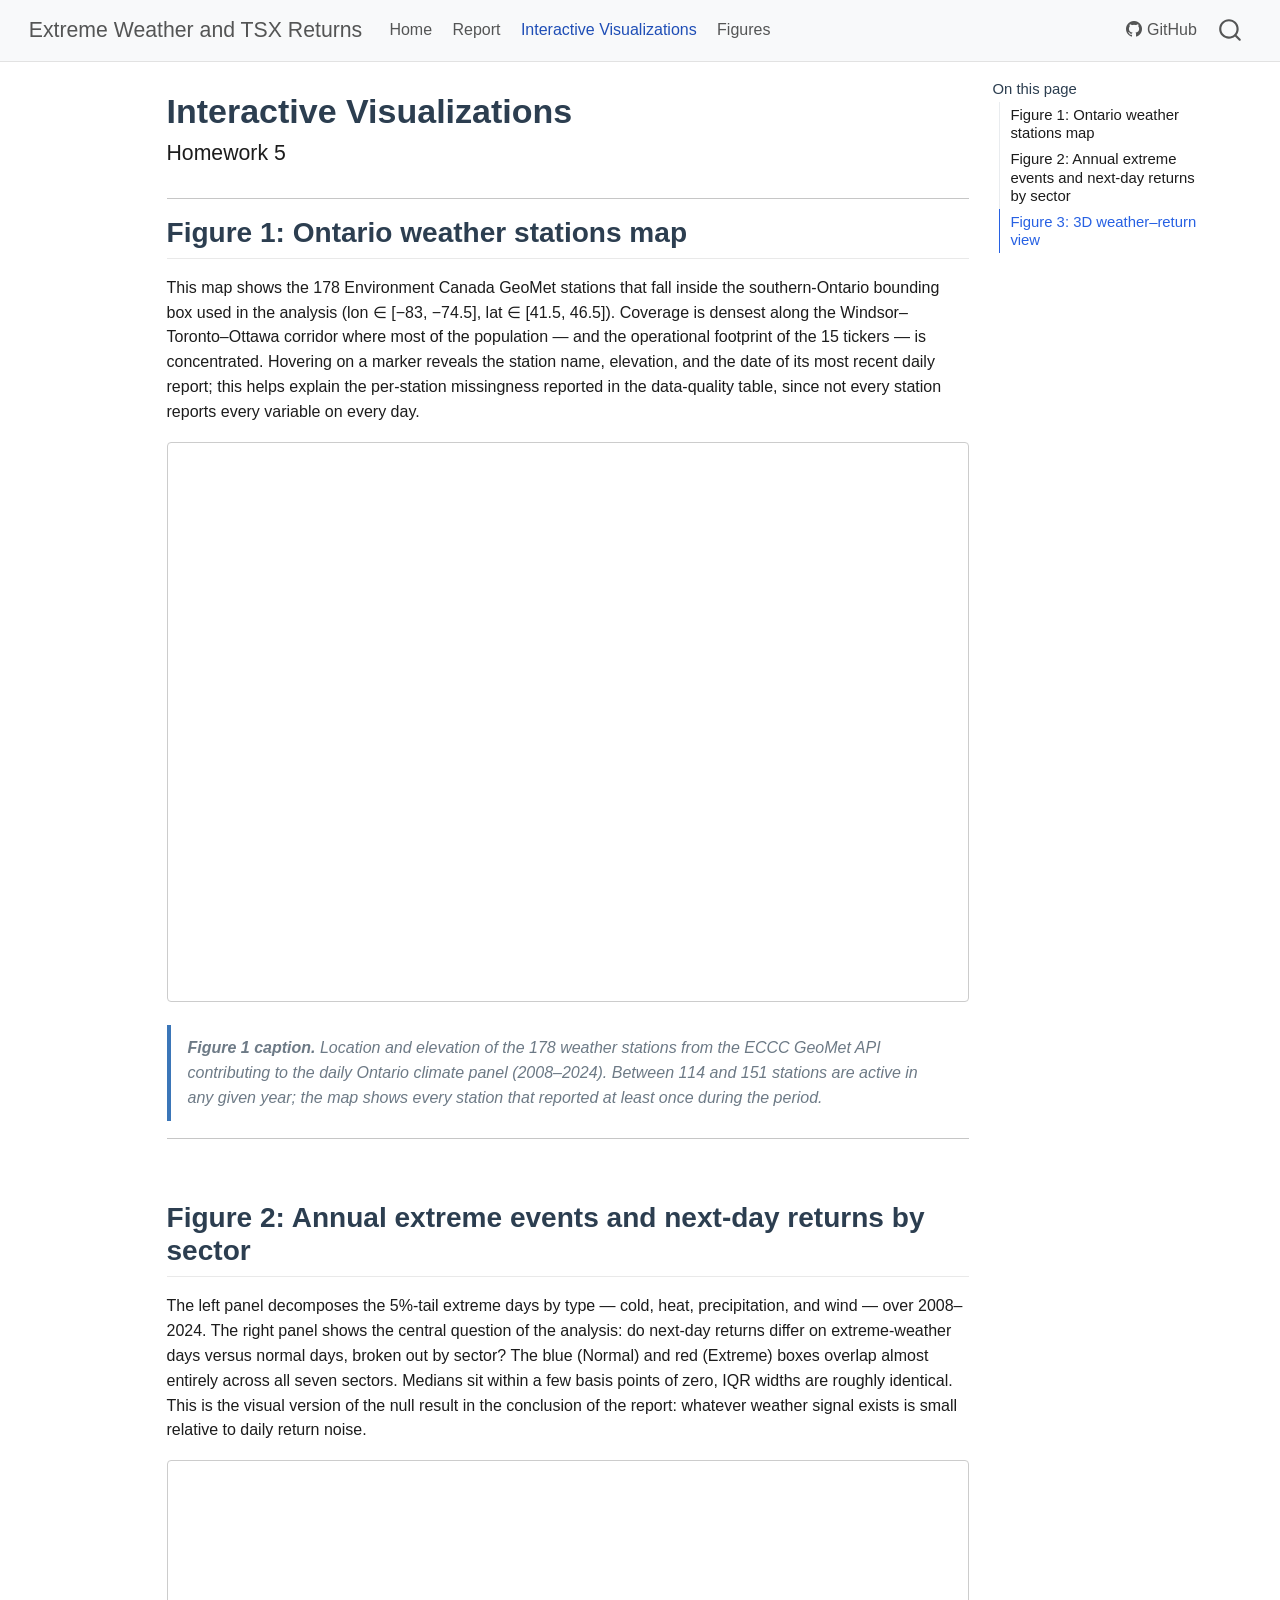
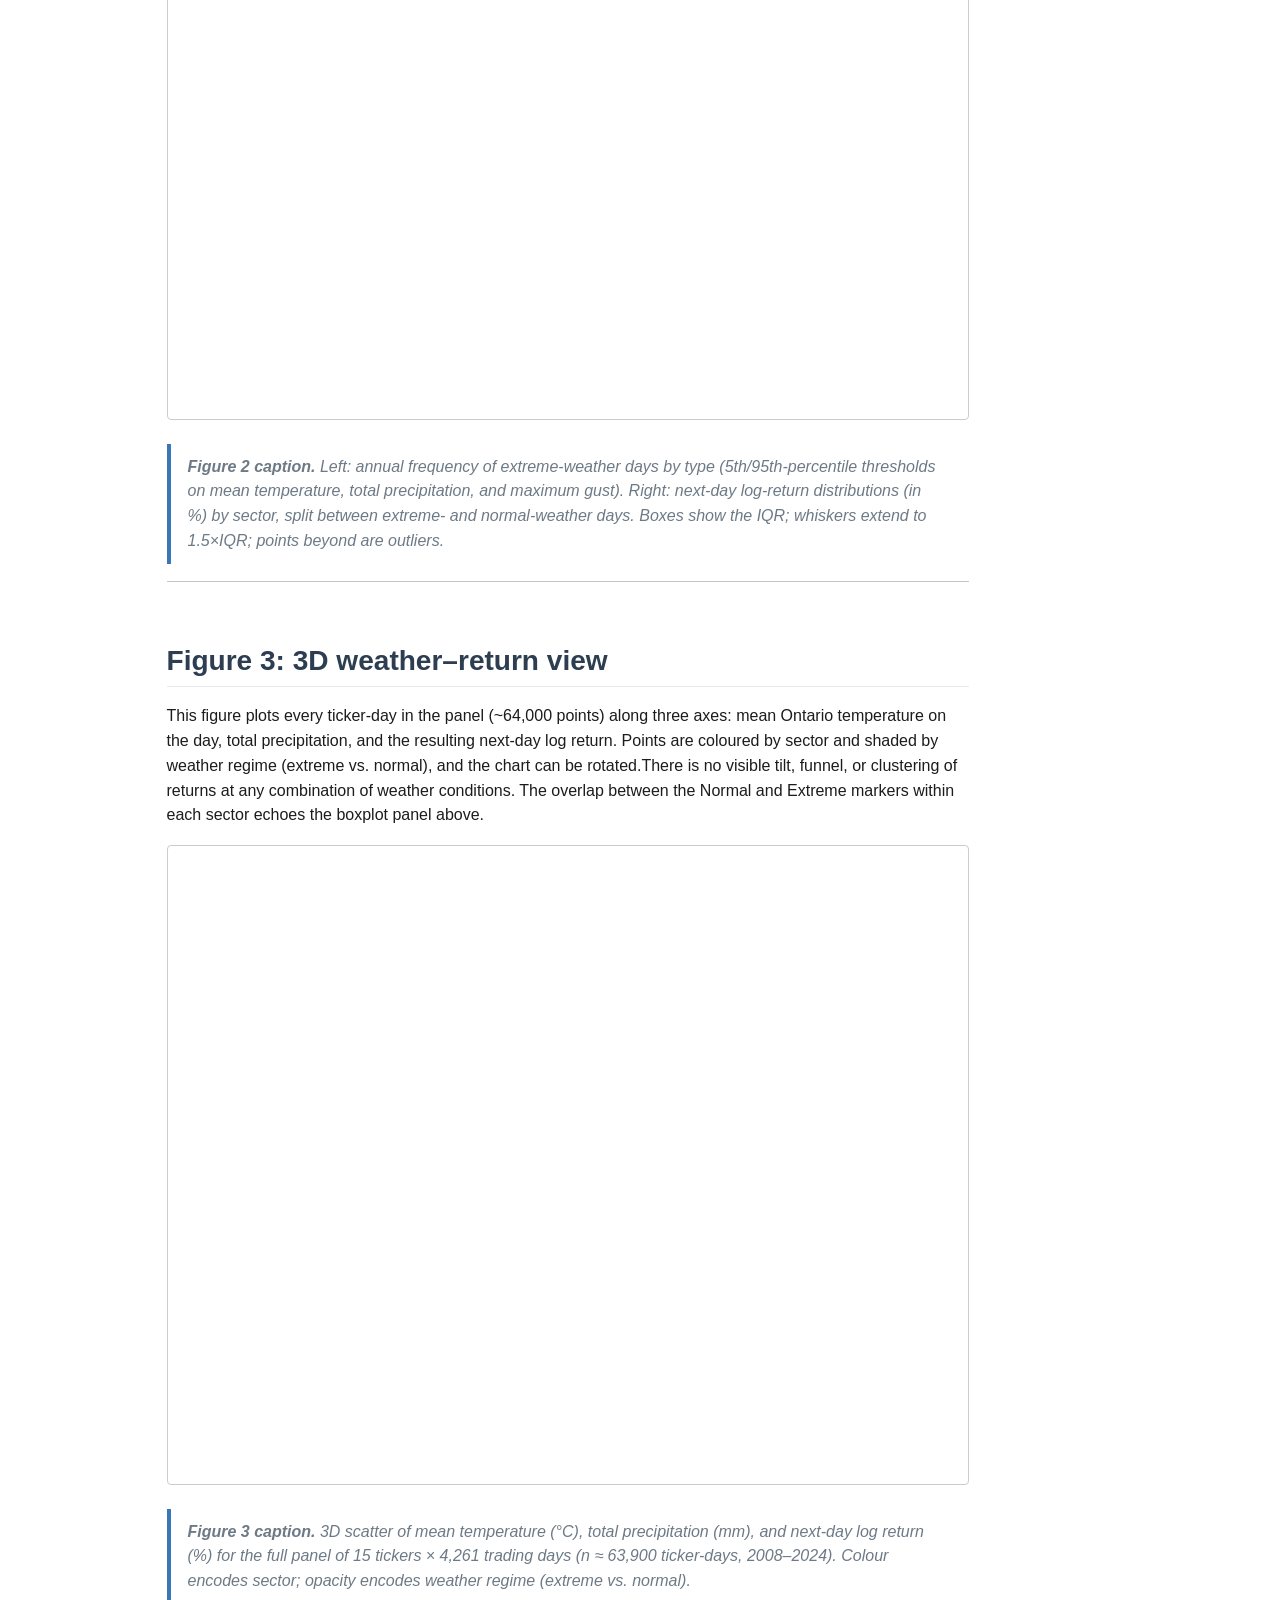
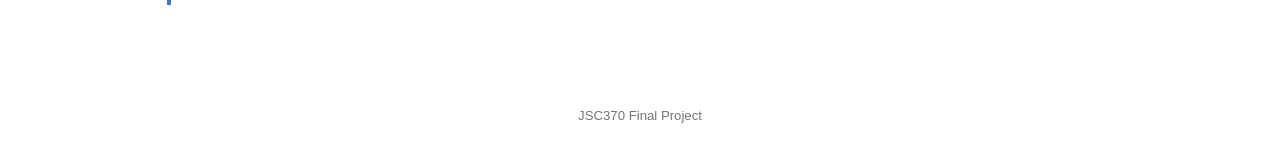
<file: viz.html>
<!DOCTYPE html>
<html xmlns="http://www.w3.org/1999/xhtml" lang="en" xml:lang="en"><head>

<meta charset="utf-8">
<meta name="generator" content="quarto-1.8.26">

<meta name="viewport" content="width=device-width, initial-scale=1.0, user-scalable=yes">


<title>Interactive Visualizations – Extreme Weather and TSX Returns</title>
<style>
code{white-space: pre-wrap;}
span.smallcaps{font-variant: small-caps;}
div.columns{display: flex; gap: min(4vw, 1.5em);}
div.column{flex: auto; overflow-x: auto;}
div.hanging-indent{margin-left: 1.5em; text-indent: -1.5em;}
ul.task-list{list-style: none;}
ul.task-list li input[type="checkbox"] {
  width: 0.8em;
  margin: 0 0.8em 0.2em -1em; /* quarto-specific, see https://github.com/quarto-dev/quarto-cli/issues/4556 */ 
  vertical-align: middle;
}
</style>


<script src="site_libs/quarto-nav/quarto-nav.js"></script>
<script src="site_libs/quarto-nav/headroom.min.js"></script>
<script src="site_libs/clipboard/clipboard.min.js"></script>
<script src="site_libs/quarto-search/autocomplete.umd.js"></script>
<script src="site_libs/quarto-search/fuse.min.js"></script>
<script src="site_libs/quarto-search/quarto-search.js"></script>
<meta name="quarto:offset" content="./">
<script src="site_libs/quarto-html/quarto.js" type="module"></script>
<script src="site_libs/quarto-html/tabsets/tabsets.js" type="module"></script>
<script src="site_libs/quarto-html/axe/axe-check.js" type="module"></script>
<script src="site_libs/quarto-html/popper.min.js"></script>
<script src="site_libs/quarto-html/tippy.umd.min.js"></script>
<script src="site_libs/quarto-html/anchor.min.js"></script>
<link href="site_libs/quarto-html/tippy.css" rel="stylesheet">
<link href="site_libs/quarto-html/quarto-syntax-highlighting-587c61ba64f3a5504c4d52d930310e48.css" rel="stylesheet" id="quarto-text-highlighting-styles">
<script src="site_libs/bootstrap/bootstrap.min.js"></script>
<link href="site_libs/bootstrap/bootstrap-icons.css" rel="stylesheet">
<link href="site_libs/bootstrap/bootstrap-35155b22413c9ef7a79a96887d465071.min.css" rel="stylesheet" append-hash="true" id="quarto-bootstrap" data-mode="light">
<script id="quarto-search-options" type="application/json">{
  "location": "navbar",
  "copy-button": false,
  "collapse-after": 3,
  "panel-placement": "end",
  "type": "overlay",
  "limit": 50,
  "keyboard-shortcut": [
    "f",
    "/",
    "s"
  ],
  "show-item-context": false,
  "language": {
    "search-no-results-text": "No results",
    "search-matching-documents-text": "matching documents",
    "search-copy-link-title": "Copy link to search",
    "search-hide-matches-text": "Hide additional matches",
    "search-more-match-text": "more match in this document",
    "search-more-matches-text": "more matches in this document",
    "search-clear-button-title": "Clear",
    "search-text-placeholder": "",
    "search-detached-cancel-button-title": "Cancel",
    "search-submit-button-title": "Submit",
    "search-label": "Search"
  }
}</script>


<link rel="stylesheet" href="styles.css">
</head>

<body class="nav-fixed quarto-light">

<div id="quarto-search-results"></div>
  <header id="quarto-header" class="headroom fixed-top">
    <nav class="navbar navbar-expand-lg " data-bs-theme="dark">
      <div class="navbar-container container-fluid">
      <div class="navbar-brand-container mx-auto">
    <a class="navbar-brand" href="./index.html">
    <span class="navbar-title">Extreme Weather and TSX Returns</span>
    </a>
  </div>
            <div id="quarto-search" class="" title="Search"></div>
          <button class="navbar-toggler" type="button" data-bs-toggle="collapse" data-bs-target="#navbarCollapse" aria-controls="navbarCollapse" role="menu" aria-expanded="false" aria-label="Toggle navigation" onclick="if (window.quartoToggleHeadroom) { window.quartoToggleHeadroom(); }">
  <span class="navbar-toggler-icon"></span>
</button>
          <div class="collapse navbar-collapse" id="navbarCollapse">
            <ul class="navbar-nav navbar-nav-scroll me-auto">
  <li class="nav-item">
    <a class="nav-link" href="./index.html"> 
<span class="menu-text">Home</span></a>
  </li>  
  <li class="nav-item">
    <a class="nav-link" href="./report.html"> 
<span class="menu-text">Report</span></a>
  </li>  
  <li class="nav-item">
    <a class="nav-link active" href="./viz.html" aria-current="page"> 
<span class="menu-text">Interactive Visualizations</span></a>
  </li>  
  <li class="nav-item">
    <a class="nav-link" href="./figures.html"> 
<span class="menu-text">Figures</span></a>
  </li>  
</ul>
            <ul class="navbar-nav navbar-nav-scroll ms-auto">
  <li class="nav-item">
    <a class="nav-link" href="https://github.com/hugo-fuhrer/JSC370-finalproject"> <i class="bi bi-github" role="img">
</i> 
<span class="menu-text">GitHub</span></a>
  </li>  
</ul>
          </div> <!-- /navcollapse -->
            <div class="quarto-navbar-tools">
</div>
      </div> <!-- /container-fluid -->
    </nav>
</header>
<!-- content -->
<div id="quarto-content" class="quarto-container page-columns page-rows-contents page-layout-article page-navbar">
<!-- sidebar -->
<!-- margin-sidebar -->
    <div id="quarto-margin-sidebar" class="sidebar margin-sidebar">
        <nav id="TOC" role="doc-toc" class="toc-active">
    <h2 id="toc-title">On this page</h2>
   
  <ul>
  <li><a href="#figure-1-ontario-weather-stations-map" id="toc-figure-1-ontario-weather-stations-map" class="nav-link active" data-scroll-target="#figure-1-ontario-weather-stations-map">Figure 1: Ontario weather stations map</a></li>
  <li><a href="#figure-2-annual-extreme-events-and-next-day-returns-by-sector" id="toc-figure-2-annual-extreme-events-and-next-day-returns-by-sector" class="nav-link" data-scroll-target="#figure-2-annual-extreme-events-and-next-day-returns-by-sector">Figure 2: Annual extreme events and next-day returns by sector</a></li>
  <li><a href="#figure-3-3d-weatherreturn-view" id="toc-figure-3-3d-weatherreturn-view" class="nav-link" data-scroll-target="#figure-3-3d-weatherreturn-view">Figure 3: 3D weather–return view</a></li>
  </ul>
</nav>
    </div>
<!-- main -->
<main class="content" id="quarto-document-content">

<header id="title-block-header" class="quarto-title-block default">
<div class="quarto-title">
<h1 class="title">Interactive Visualizations</h1>
<p class="subtitle lead">Homework 5</p>
</div>



<div class="quarto-title-meta">

    
  
    
  </div>
  


</header>


<hr>
<section id="figure-1-ontario-weather-stations-map" class="level2">
<h2 class="anchored" data-anchor-id="figure-1-ontario-weather-stations-map">Figure 1: Ontario weather stations map</h2>
<p>This map shows the 178 Environment Canada GeoMet stations that fall inside the southern-Ontario bounding box used in the analysis (lon ∈ [−83, −74.5], lat ∈ [41.5, 46.5]). Coverage is densest along the Windsor–Toronto–Ottawa corridor where most of the population — and the operational footprint of the 15 tickers — is concentrated. Hovering on a marker reveals the station name, elevation, and the date of its most recent daily report; this helps explain the per-station missingness reported in the data-quality table, since not every station reports every variable on every day.</p>
<iframe src="docs/viz1_map.html" height="560px" frameborder="0">
</iframe>
<blockquote class="blockquote">
<p><strong>Figure 1 caption.</strong> Location and elevation of the 178 weather stations from the ECCC GeoMet API contributing to the daily Ontario climate panel (2008–2024). Between 114 and 151 stations are active in any given year; the map shows every station that reported at least once during the period.</p>
</blockquote>
<hr>
</section>
<section id="figure-2-annual-extreme-events-and-next-day-returns-by-sector" class="level2">
<h2 class="anchored" data-anchor-id="figure-2-annual-extreme-events-and-next-day-returns-by-sector">Figure 2: Annual extreme events and next-day returns by sector</h2>
<p>The left panel decomposes the 5%-tail extreme days by type — cold, heat, precipitation, and wind — over 2008–2024. The right panel shows the central question of the analysis: do next-day returns differ on extreme-weather days versus normal days, broken out by sector? The blue (Normal) and red (Extreme) boxes overlap almost entirely across all seven sectors. Medians sit within a few basis points of zero, IQR widths are roughly identical. This is the visual version of the null result in the conclusion of the report: whatever weather signal exists is small relative to daily return noise.</p>
<iframe src="docs/viz2_dashboard.html" height="560px" frameborder="0">
</iframe>
<blockquote class="blockquote">
<p><strong>Figure 2 caption.</strong> Left: annual frequency of extreme-weather days by type (5th/95th-percentile thresholds on mean temperature, total precipitation, and maximum gust). Right: next-day log-return distributions (in %) by sector, split between extreme- and normal-weather days. Boxes show the IQR; whiskers extend to 1.5×IQR; points beyond are outliers.</p>
</blockquote>
<hr>
</section>
<section id="figure-3-3d-weatherreturn-view" class="level2">
<h2 class="anchored" data-anchor-id="figure-3-3d-weatherreturn-view">Figure 3: 3D weather–return view</h2>
<p>This figure plots every ticker-day in the panel (~64,000 points) along three axes: mean Ontario temperature on the day, total precipitation, and the resulting next-day log return. Points are coloured by sector and shaded by weather regime (extreme vs.&nbsp;normal), and the chart can be rotated.There is no visible tilt, funnel, or clustering of returns at any combination of weather conditions. The overlap between the Normal and Extreme markers within each sector echoes the boxplot panel above.</p>
<iframe src="docs/viz3_3d.html" height="640px" frameborder="0">
</iframe>
<blockquote class="blockquote">
<p><strong>Figure 3 caption.</strong> 3D scatter of mean temperature (°C), total precipitation (mm), and next-day log return (%) for the full panel of 15 tickers × 4,261 trading days (n ≈ 63,900 ticker-days, 2008–2024). Colour encodes sector; opacity encodes weather regime (extreme vs. normal).</p>
</blockquote>


</section>

</main> <!-- /main -->
<script id="quarto-html-after-body" type="application/javascript">
  window.document.addEventListener("DOMContentLoaded", function (event) {
    const icon = "";
    const anchorJS = new window.AnchorJS();
    anchorJS.options = {
      placement: 'right',
      icon: icon
    };
    anchorJS.add('.anchored');
    const isCodeAnnotation = (el) => {
      for (const clz of el.classList) {
        if (clz.startsWith('code-annotation-')) {                     
          return true;
        }
      }
      return false;
    }
    const onCopySuccess = function(e) {
      // button target
      const button = e.trigger;
      // don't keep focus
      button.blur();
      // flash "checked"
      button.classList.add('code-copy-button-checked');
      var currentTitle = button.getAttribute("title");
      button.setAttribute("title", "Copied!");
      let tooltip;
      if (window.bootstrap) {
        button.setAttribute("data-bs-toggle", "tooltip");
        button.setAttribute("data-bs-placement", "left");
        button.setAttribute("data-bs-title", "Copied!");
        tooltip = new bootstrap.Tooltip(button, 
          { trigger: "manual", 
            customClass: "code-copy-button-tooltip",
            offset: [0, -8]});
        tooltip.show();    
      }
      setTimeout(function() {
        if (tooltip) {
          tooltip.hide();
          button.removeAttribute("data-bs-title");
          button.removeAttribute("data-bs-toggle");
          button.removeAttribute("data-bs-placement");
        }
        button.setAttribute("title", currentTitle);
        button.classList.remove('code-copy-button-checked');
      }, 1000);
      // clear code selection
      e.clearSelection();
    }
    const getTextToCopy = function(trigger) {
      const outerScaffold = trigger.parentElement.cloneNode(true);
      const codeEl = outerScaffold.querySelector('code');
      for (const childEl of codeEl.children) {
        if (isCodeAnnotation(childEl)) {
          childEl.remove();
        }
      }
      return codeEl.innerText;
    }
    const clipboard = new window.ClipboardJS('.code-copy-button:not([data-in-quarto-modal])', {
      text: getTextToCopy
    });
    clipboard.on('success', onCopySuccess);
    if (window.document.getElementById('quarto-embedded-source-code-modal')) {
      const clipboardModal = new window.ClipboardJS('.code-copy-button[data-in-quarto-modal]', {
        text: getTextToCopy,
        container: window.document.getElementById('quarto-embedded-source-code-modal')
      });
      clipboardModal.on('success', onCopySuccess);
    }
      var localhostRegex = new RegExp(/^(?:http|https):\/\/localhost\:?[0-9]*\//);
      var mailtoRegex = new RegExp(/^mailto:/);
        var filterRegex = new RegExp("https:\/\/hugo-fuhrer\.github\.io\/JSC370-finalproject\/");
      var isInternal = (href) => {
          return filterRegex.test(href) || localhostRegex.test(href) || mailtoRegex.test(href);
      }
      // Inspect non-navigation links and adorn them if external
     var links = window.document.querySelectorAll('a[href]:not(.nav-link):not(.navbar-brand):not(.toc-action):not(.sidebar-link):not(.sidebar-item-toggle):not(.pagination-link):not(.no-external):not([aria-hidden]):not(.dropdown-item):not(.quarto-navigation-tool):not(.about-link)');
      for (var i=0; i<links.length; i++) {
        const link = links[i];
        if (!isInternal(link.href)) {
          // undo the damage that might have been done by quarto-nav.js in the case of
          // links that we want to consider external
          if (link.dataset.originalHref !== undefined) {
            link.href = link.dataset.originalHref;
          }
        }
      }
    function tippyHover(el, contentFn, onTriggerFn, onUntriggerFn) {
      const config = {
        allowHTML: true,
        maxWidth: 500,
        delay: 100,
        arrow: false,
        appendTo: function(el) {
            return el.parentElement;
        },
        interactive: true,
        interactiveBorder: 10,
        theme: 'quarto',
        placement: 'bottom-start',
      };
      if (contentFn) {
        config.content = contentFn;
      }
      if (onTriggerFn) {
        config.onTrigger = onTriggerFn;
      }
      if (onUntriggerFn) {
        config.onUntrigger = onUntriggerFn;
      }
      window.tippy(el, config); 
    }
    const noterefs = window.document.querySelectorAll('a[role="doc-noteref"]');
    for (var i=0; i<noterefs.length; i++) {
      const ref = noterefs[i];
      tippyHover(ref, function() {
        // use id or data attribute instead here
        let href = ref.getAttribute('data-footnote-href') || ref.getAttribute('href');
        try { href = new URL(href).hash; } catch {}
        const id = href.replace(/^#\/?/, "");
        const note = window.document.getElementById(id);
        if (note) {
          return note.innerHTML;
        } else {
          return "";
        }
      });
    }
    const xrefs = window.document.querySelectorAll('a.quarto-xref');
    const processXRef = (id, note) => {
      // Strip column container classes
      const stripColumnClz = (el) => {
        el.classList.remove("page-full", "page-columns");
        if (el.children) {
          for (const child of el.children) {
            stripColumnClz(child);
          }
        }
      }
      stripColumnClz(note)
      if (id === null || id.startsWith('sec-')) {
        // Special case sections, only their first couple elements
        const container = document.createElement("div");
        if (note.children && note.children.length > 2) {
          container.appendChild(note.children[0].cloneNode(true));
          for (let i = 1; i < note.children.length; i++) {
            const child = note.children[i];
            if (child.tagName === "P" && child.innerText === "") {
              continue;
            } else {
              container.appendChild(child.cloneNode(true));
              break;
            }
          }
          if (window.Quarto?.typesetMath) {
            window.Quarto.typesetMath(container);
          }
          return container.innerHTML
        } else {
          if (window.Quarto?.typesetMath) {
            window.Quarto.typesetMath(note);
          }
          return note.innerHTML;
        }
      } else {
        // Remove any anchor links if they are present
        const anchorLink = note.querySelector('a.anchorjs-link');
        if (anchorLink) {
          anchorLink.remove();
        }
        if (window.Quarto?.typesetMath) {
          window.Quarto.typesetMath(note);
        }
        if (note.classList.contains("callout")) {
          return note.outerHTML;
        } else {
          return note.innerHTML;
        }
      }
    }
    for (var i=0; i<xrefs.length; i++) {
      const xref = xrefs[i];
      tippyHover(xref, undefined, function(instance) {
        instance.disable();
        let url = xref.getAttribute('href');
        let hash = undefined; 
        if (url.startsWith('#')) {
          hash = url;
        } else {
          try { hash = new URL(url).hash; } catch {}
        }
        if (hash) {
          const id = hash.replace(/^#\/?/, "");
          const note = window.document.getElementById(id);
          if (note !== null) {
            try {
              const html = processXRef(id, note.cloneNode(true));
              instance.setContent(html);
            } finally {
              instance.enable();
              instance.show();
            }
          } else {
            // See if we can fetch this
            fetch(url.split('#')[0])
            .then(res => res.text())
            .then(html => {
              const parser = new DOMParser();
              const htmlDoc = parser.parseFromString(html, "text/html");
              const note = htmlDoc.getElementById(id);
              if (note !== null) {
                const html = processXRef(id, note);
                instance.setContent(html);
              } 
            }).finally(() => {
              instance.enable();
              instance.show();
            });
          }
        } else {
          // See if we can fetch a full url (with no hash to target)
          // This is a special case and we should probably do some content thinning / targeting
          fetch(url)
          .then(res => res.text())
          .then(html => {
            const parser = new DOMParser();
            const htmlDoc = parser.parseFromString(html, "text/html");
            const note = htmlDoc.querySelector('main.content');
            if (note !== null) {
              // This should only happen for chapter cross references
              // (since there is no id in the URL)
              // remove the first header
              if (note.children.length > 0 && note.children[0].tagName === "HEADER") {
                note.children[0].remove();
              }
              const html = processXRef(null, note);
              instance.setContent(html);
            } 
          }).finally(() => {
            instance.enable();
            instance.show();
          });
        }
      }, function(instance) {
      });
    }
        let selectedAnnoteEl;
        const selectorForAnnotation = ( cell, annotation) => {
          let cellAttr = 'data-code-cell="' + cell + '"';
          let lineAttr = 'data-code-annotation="' +  annotation + '"';
          const selector = 'span[' + cellAttr + '][' + lineAttr + ']';
          return selector;
        }
        const selectCodeLines = (annoteEl) => {
          const doc = window.document;
          const targetCell = annoteEl.getAttribute("data-target-cell");
          const targetAnnotation = annoteEl.getAttribute("data-target-annotation");
          const annoteSpan = window.document.querySelector(selectorForAnnotation(targetCell, targetAnnotation));
          const lines = annoteSpan.getAttribute("data-code-lines").split(",");
          const lineIds = lines.map((line) => {
            return targetCell + "-" + line;
          })
          let top = null;
          let height = null;
          let parent = null;
          if (lineIds.length > 0) {
              //compute the position of the single el (top and bottom and make a div)
              const el = window.document.getElementById(lineIds[0]);
              top = el.offsetTop;
              height = el.offsetHeight;
              parent = el.parentElement.parentElement;
            if (lineIds.length > 1) {
              const lastEl = window.document.getElementById(lineIds[lineIds.length - 1]);
              const bottom = lastEl.offsetTop + lastEl.offsetHeight;
              height = bottom - top;
            }
            if (top !== null && height !== null && parent !== null) {
              // cook up a div (if necessary) and position it 
              let div = window.document.getElementById("code-annotation-line-highlight");
              if (div === null) {
                div = window.document.createElement("div");
                div.setAttribute("id", "code-annotation-line-highlight");
                div.style.position = 'absolute';
                parent.appendChild(div);
              }
              div.style.top = top - 2 + "px";
              div.style.height = height + 4 + "px";
              div.style.left = 0;
              let gutterDiv = window.document.getElementById("code-annotation-line-highlight-gutter");
              if (gutterDiv === null) {
                gutterDiv = window.document.createElement("div");
                gutterDiv.setAttribute("id", "code-annotation-line-highlight-gutter");
                gutterDiv.style.position = 'absolute';
                const codeCell = window.document.getElementById(targetCell);
                const gutter = codeCell.querySelector('.code-annotation-gutter');
                gutter.appendChild(gutterDiv);
              }
              gutterDiv.style.top = top - 2 + "px";
              gutterDiv.style.height = height + 4 + "px";
            }
            selectedAnnoteEl = annoteEl;
          }
        };
        const unselectCodeLines = () => {
          const elementsIds = ["code-annotation-line-highlight", "code-annotation-line-highlight-gutter"];
          elementsIds.forEach((elId) => {
            const div = window.document.getElementById(elId);
            if (div) {
              div.remove();
            }
          });
          selectedAnnoteEl = undefined;
        };
          // Handle positioning of the toggle
      window.addEventListener(
        "resize",
        throttle(() => {
          elRect = undefined;
          if (selectedAnnoteEl) {
            selectCodeLines(selectedAnnoteEl);
          }
        }, 10)
      );
      function throttle(fn, ms) {
      let throttle = false;
      let timer;
        return (...args) => {
          if(!throttle) { // first call gets through
              fn.apply(this, args);
              throttle = true;
          } else { // all the others get throttled
              if(timer) clearTimeout(timer); // cancel #2
              timer = setTimeout(() => {
                fn.apply(this, args);
                timer = throttle = false;
              }, ms);
          }
        };
      }
        // Attach click handler to the DT
        const annoteDls = window.document.querySelectorAll('dt[data-target-cell]');
        for (const annoteDlNode of annoteDls) {
          annoteDlNode.addEventListener('click', (event) => {
            const clickedEl = event.target;
            if (clickedEl !== selectedAnnoteEl) {
              unselectCodeLines();
              const activeEl = window.document.querySelector('dt[data-target-cell].code-annotation-active');
              if (activeEl) {
                activeEl.classList.remove('code-annotation-active');
              }
              selectCodeLines(clickedEl);
              clickedEl.classList.add('code-annotation-active');
            } else {
              // Unselect the line
              unselectCodeLines();
              clickedEl.classList.remove('code-annotation-active');
            }
          });
        }
    const findCites = (el) => {
      const parentEl = el.parentElement;
      if (parentEl) {
        const cites = parentEl.dataset.cites;
        if (cites) {
          return {
            el,
            cites: cites.split(' ')
          };
        } else {
          return findCites(el.parentElement)
        }
      } else {
        return undefined;
      }
    };
    var bibliorefs = window.document.querySelectorAll('a[role="doc-biblioref"]');
    for (var i=0; i<bibliorefs.length; i++) {
      const ref = bibliorefs[i];
      const citeInfo = findCites(ref);
      if (citeInfo) {
        tippyHover(citeInfo.el, function() {
          var popup = window.document.createElement('div');
          citeInfo.cites.forEach(function(cite) {
            var citeDiv = window.document.createElement('div');
            citeDiv.classList.add('hanging-indent');
            citeDiv.classList.add('csl-entry');
            var biblioDiv = window.document.getElementById('ref-' + cite);
            if (biblioDiv) {
              citeDiv.innerHTML = biblioDiv.innerHTML;
            }
            popup.appendChild(citeDiv);
          });
          return popup.innerHTML;
        });
      }
    }
  });
  </script>
</div> <!-- /content -->
<footer class="footer">
  <div class="nav-footer">
    <div class="nav-footer-left">
      &nbsp;
    </div>   
    <div class="nav-footer-center">
<p>JSC370 Final Project</p>
</div>
    <div class="nav-footer-right">
      &nbsp;
    </div>
  </div>
</footer>




</body></html>
</file>
<file: site_libs/quarto-html/tippy.css>
.tippy-box[data-animation=fade][data-state=hidden]{opacity:0}[data-tippy-root]{max-width:calc(100vw - 10px)}.tippy-box{position:relative;background-color:#333;color:#fff;border-radius:4px;font-size:14px;line-height:1.4;white-space:normal;outline:0;transition-property:transform,visibility,opacity}.tippy-box[data-placement^=top]>.tippy-arrow{bottom:0}.tippy-box[data-placement^=top]>.tippy-arrow:before{bottom:-7px;left:0;border-width:8px 8px 0;border-top-color:initial;transform-origin:center top}.tippy-box[data-placement^=bottom]>.tippy-arrow{top:0}.tippy-box[data-placement^=bottom]>.tippy-arrow:before{top:-7px;left:0;border-width:0 8px 8px;border-bottom-color:initial;transform-origin:center bottom}.tippy-box[data-placement^=left]>.tippy-arrow{right:0}.tippy-box[data-placement^=left]>.tippy-arrow:before{border-width:8px 0 8px 8px;border-left-color:initial;right:-7px;transform-origin:center left}.tippy-box[data-placement^=right]>.tippy-arrow{left:0}.tippy-box[data-placement^=right]>.tippy-arrow:before{left:-7px;border-width:8px 8px 8px 0;border-right-color:initial;transform-origin:center right}.tippy-box[data-inertia][data-state=visible]{transition-timing-function:cubic-bezier(.54,1.5,.38,1.11)}.tippy-arrow{width:16px;height:16px;color:#333}.tippy-arrow:before{content:"";position:absolute;border-color:transparent;border-style:solid}.tippy-content{position:relative;padding:5px 9px;z-index:1}
</file>
<file: site_libs/quarto-html/quarto-syntax-highlighting-587c61ba64f3a5504c4d52d930310e48.css>
/* quarto syntax highlight colors */
:root {
  --quarto-hl-ot-color: #003B4F;
  --quarto-hl-at-color: #657422;
  --quarto-hl-ss-color: #20794D;
  --quarto-hl-an-color: #5E5E5E;
  --quarto-hl-fu-color: #4758AB;
  --quarto-hl-st-color: #20794D;
  --quarto-hl-cf-color: #003B4F;
  --quarto-hl-op-color: #5E5E5E;
  --quarto-hl-er-color: #AD0000;
  --quarto-hl-bn-color: #AD0000;
  --quarto-hl-al-color: #AD0000;
  --quarto-hl-va-color: #111111;
  --quarto-hl-bu-color: inherit;
  --quarto-hl-ex-color: inherit;
  --quarto-hl-pp-color: #AD0000;
  --quarto-hl-in-color: #5E5E5E;
  --quarto-hl-vs-color: #20794D;
  --quarto-hl-wa-color: #5E5E5E;
  --quarto-hl-do-color: #5E5E5E;
  --quarto-hl-im-color: #00769E;
  --quarto-hl-ch-color: #20794D;
  --quarto-hl-dt-color: #AD0000;
  --quarto-hl-fl-color: #AD0000;
  --quarto-hl-co-color: #5E5E5E;
  --quarto-hl-cv-color: #5E5E5E;
  --quarto-hl-cn-color: #8f5902;
  --quarto-hl-sc-color: #5E5E5E;
  --quarto-hl-dv-color: #AD0000;
  --quarto-hl-kw-color: #003B4F;
}

/* other quarto variables */
:root {
  --quarto-font-monospace: SFMono-Regular, Menlo, Monaco, Consolas, "Liberation Mono", "Courier New", monospace;
}

/* syntax highlight based on Pandoc's rules */
pre > code.sourceCode > span {
  color: #003B4F;
}

code.sourceCode > span {
  color: #003B4F;
}

div.sourceCode,
div.sourceCode pre.sourceCode {
  color: #003B4F;
}

/* Normal */
code span {
  color: #003B4F;
}

/* Alert */
code span.al {
  color: #AD0000;
  font-style: inherit;
}

/* Annotation */
code span.an {
  color: #5E5E5E;
  font-style: inherit;
}

/* Attribute */
code span.at {
  color: #657422;
  font-style: inherit;
}

/* BaseN */
code span.bn {
  color: #AD0000;
  font-style: inherit;
}

/* BuiltIn */
code span.bu {
  font-style: inherit;
}

/* ControlFlow */
code span.cf {
  color: #003B4F;
  font-weight: bold;
  font-style: inherit;
}

/* Char */
code span.ch {
  color: #20794D;
  font-style: inherit;
}

/* Constant */
code span.cn {
  color: #8f5902;
  font-style: inherit;
}

/* Comment */
code span.co {
  color: #5E5E5E;
  font-style: inherit;
}

/* CommentVar */
code span.cv {
  color: #5E5E5E;
  font-style: italic;
}

/* Documentation */
code span.do {
  color: #5E5E5E;
  font-style: italic;
}

/* DataType */
code span.dt {
  color: #AD0000;
  font-style: inherit;
}

/* DecVal */
code span.dv {
  color: #AD0000;
  font-style: inherit;
}

/* Error */
code span.er {
  color: #AD0000;
  font-style: inherit;
}

/* Extension */
code span.ex {
  font-style: inherit;
}

/* Float */
code span.fl {
  color: #AD0000;
  font-style: inherit;
}

/* Function */
code span.fu {
  color: #4758AB;
  font-style: inherit;
}

/* Import */
code span.im {
  color: #00769E;
  font-style: inherit;
}

/* Information */
code span.in {
  color: #5E5E5E;
  font-style: inherit;
}

/* Keyword */
code span.kw {
  color: #003B4F;
  font-weight: bold;
  font-style: inherit;
}

/* Operator */
code span.op {
  color: #5E5E5E;
  font-style: inherit;
}

/* Other */
code span.ot {
  color: #003B4F;
  font-style: inherit;
}

/* Preprocessor */
code span.pp {
  color: #AD0000;
  font-style: inherit;
}

/* SpecialChar */
code span.sc {
  color: #5E5E5E;
  font-style: inherit;
}

/* SpecialString */
code span.ss {
  color: #20794D;
  font-style: inherit;
}

/* String */
code span.st {
  color: #20794D;
  font-style: inherit;
}

/* Variable */
code span.va {
  color: #111111;
  font-style: inherit;
}

/* VerbatimString */
code span.vs {
  color: #20794D;
  font-style: inherit;
}

/* Warning */
code span.wa {
  color: #5E5E5E;
  font-style: italic;
}

.prevent-inlining {
  content: "</";
}

/*# sourceMappingURL=2dce1cc6c82594539e1579de68416b47.css.map */
</file>
<file: styles.css>
/* JSC370 Final Project styles */

body {
  font-family: -apple-system, BlinkMacSystemFont, "Segoe UI", Roboto,
               "Helvetica Neue", Arial, sans-serif;
  line-height: 1.55;
  font-size: 16px;
  color: #1c1c1c;
}

.navbar {
  border-bottom: 1px solid #e2e2e2;
}

h1, h2, h3 {
  font-weight: 600;
  color: #2c3e50;
}

h2 {
  margin-top: 2.2em;
  border-bottom: 1px solid #e9e9e9;
  padding-bottom: 0.3em;
}

h3 {
  margin-top: 1.6em;
}

figure img {
  max-width: 100%;
  height: auto;
  display: block;
  margin: 1em auto;
}

figcaption {
  font-size: 0.92em;
  color: #555;
  text-align: center;
  margin-top: 0.4em;
  font-style: italic;
}

table {
  margin: 1em auto;
  border-collapse: collapse;
}

table th {
  background: #f6f8fa;
  padding: 0.55em 0.9em;
  border-bottom: 2px solid #d1d5da;
}

table td {
  padding: 0.45em 0.9em;
  border-bottom: 1px solid #eaecef;
}

blockquote {
  border-left: 4px solid #3b76b8;
  padding-left: 1em;
  color: #444;
  font-style: italic;
}

iframe {
  width: 100%;
  border: 1px solid #ccc;
  border-radius: 4px;
}

.summary-callout {
  background: #f4f9ff;
  border-left: 4px solid #3b76b8;
  padding: 1em 1.2em;
  margin: 1.5em 0;
  border-radius: 0 4px 4px 0;
}
</file>
